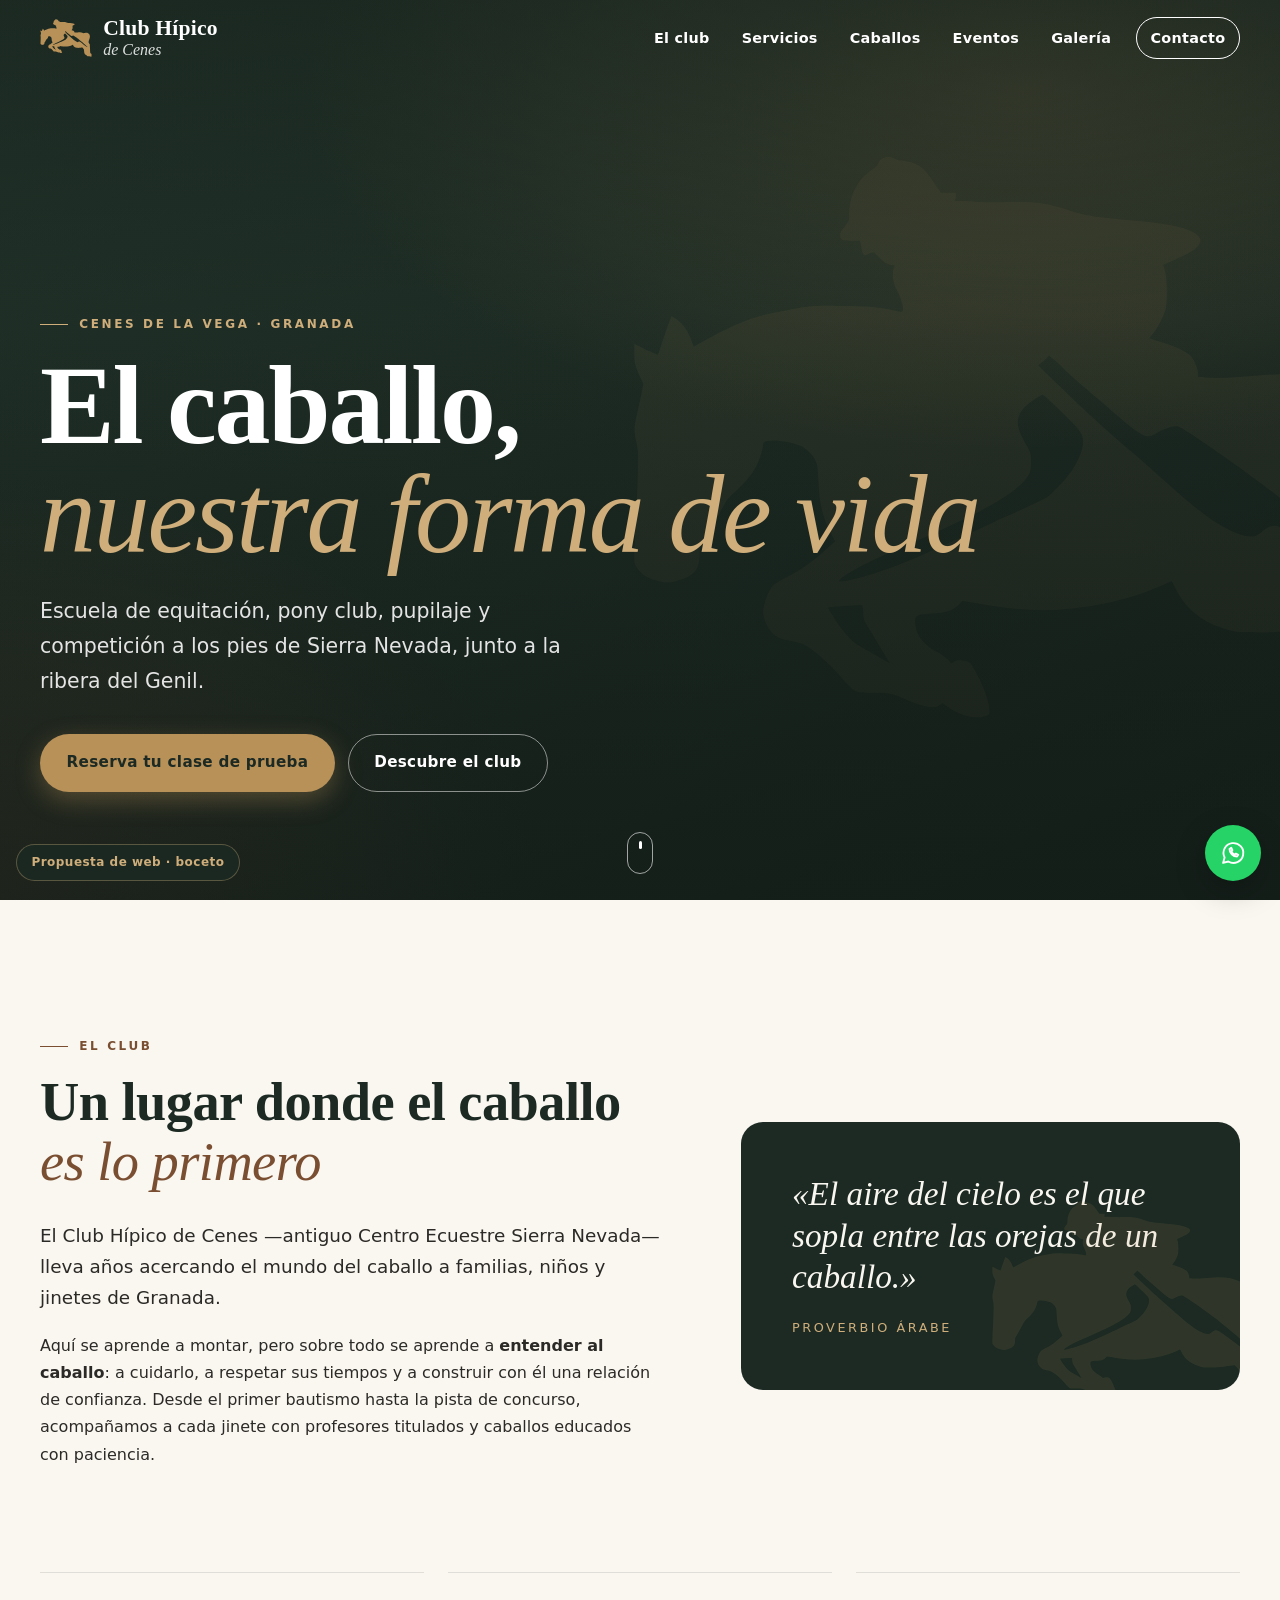
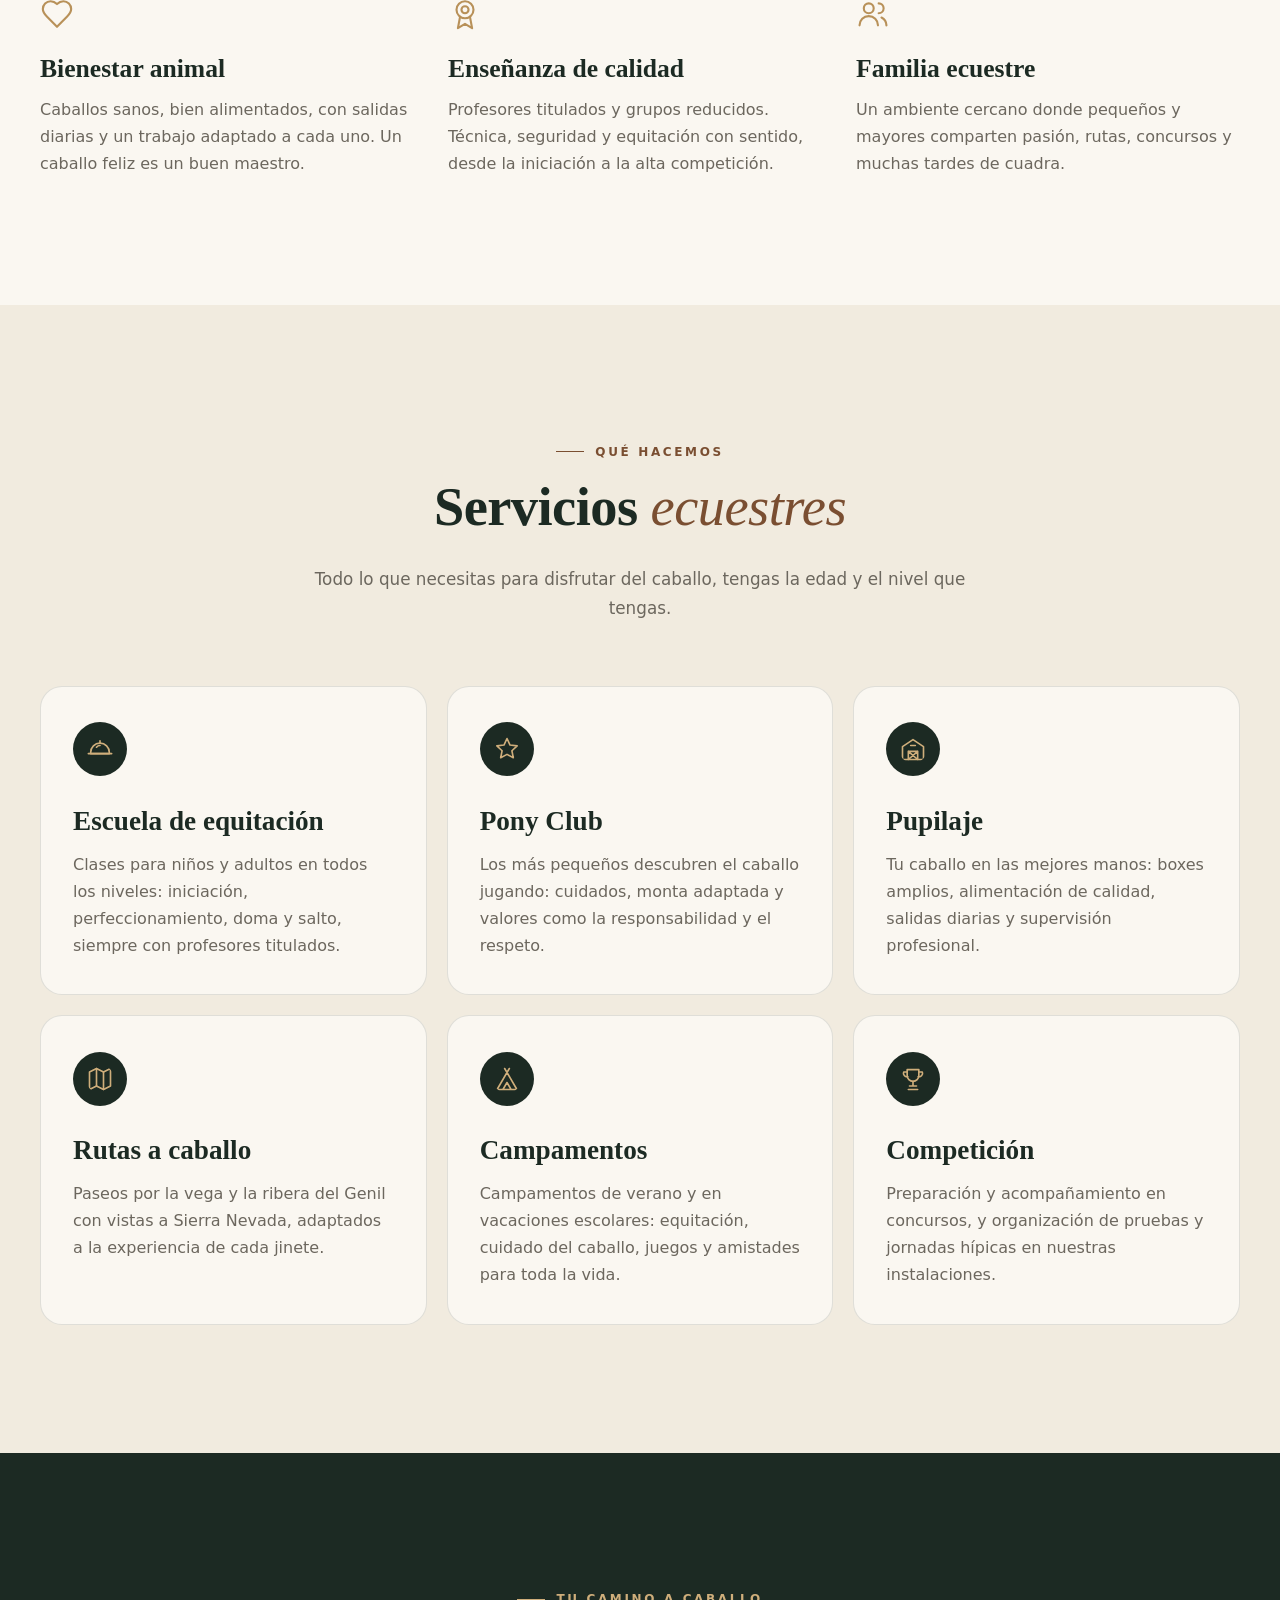
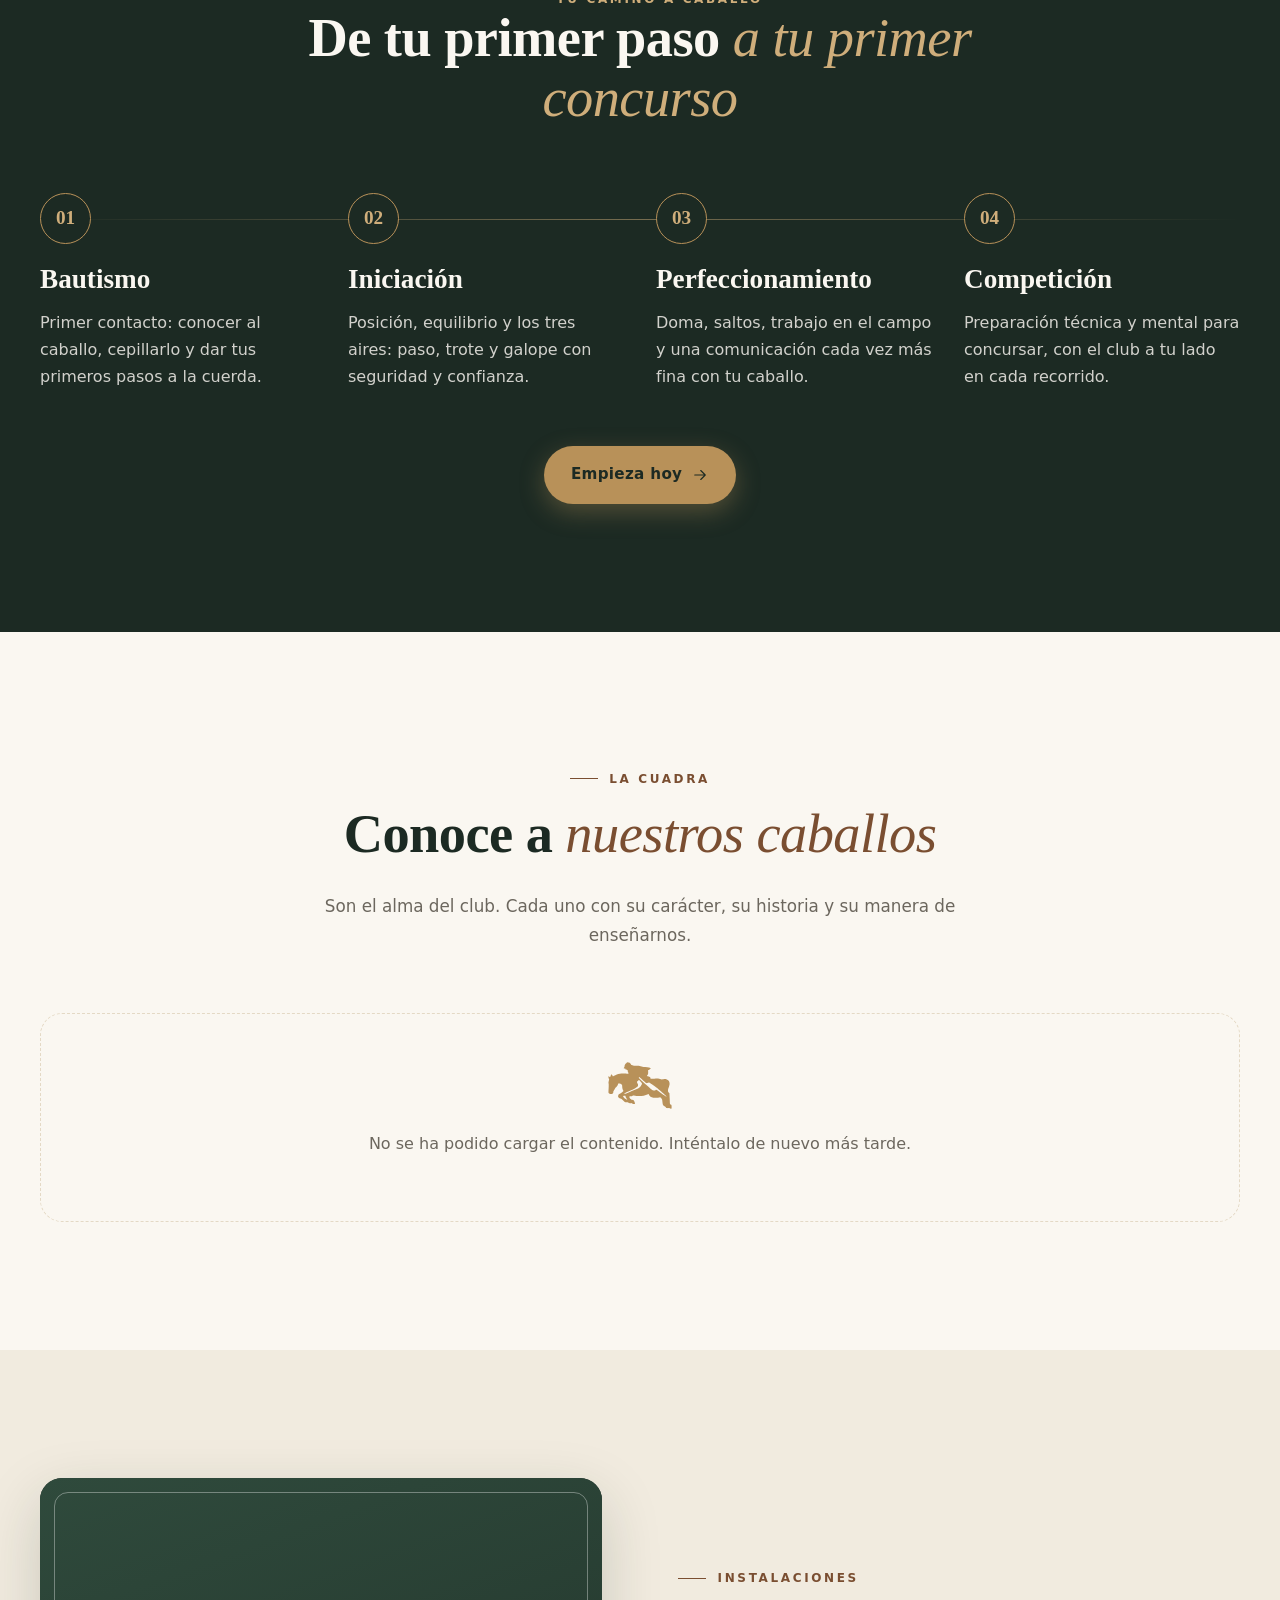
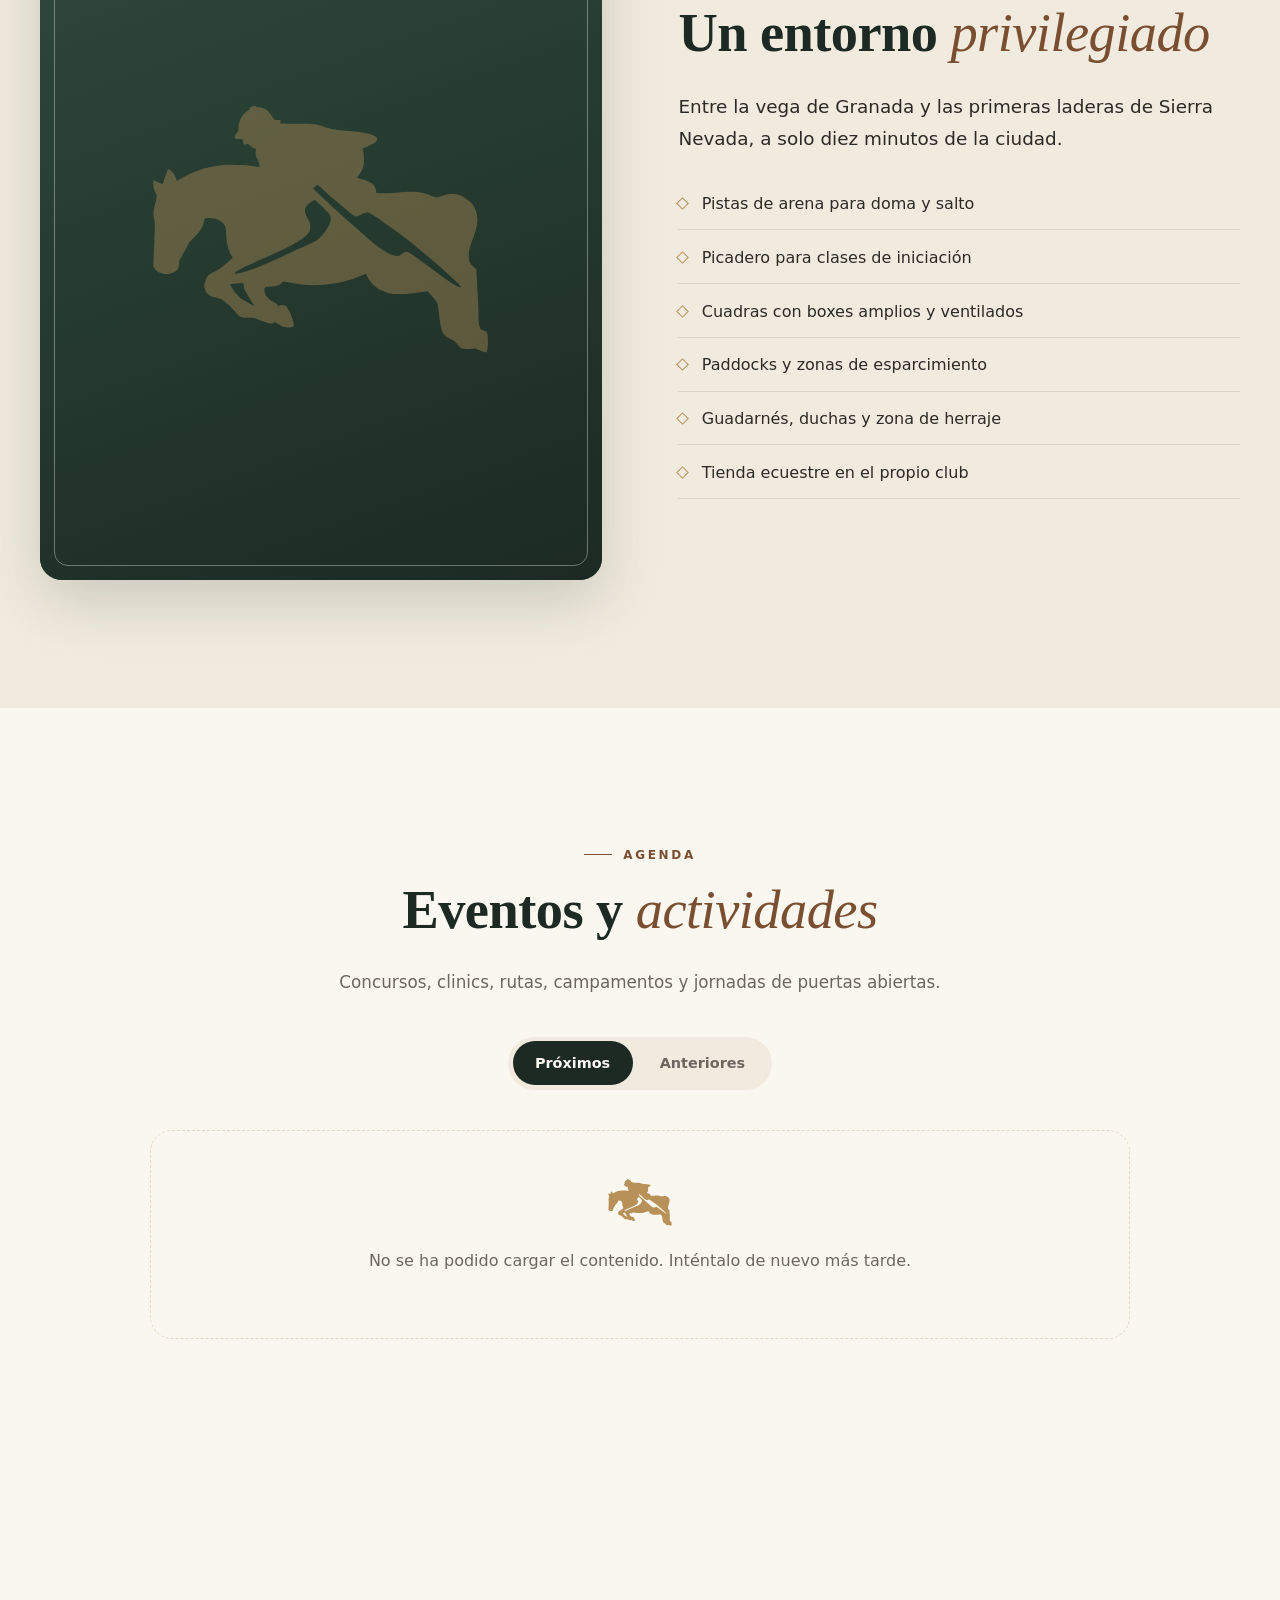
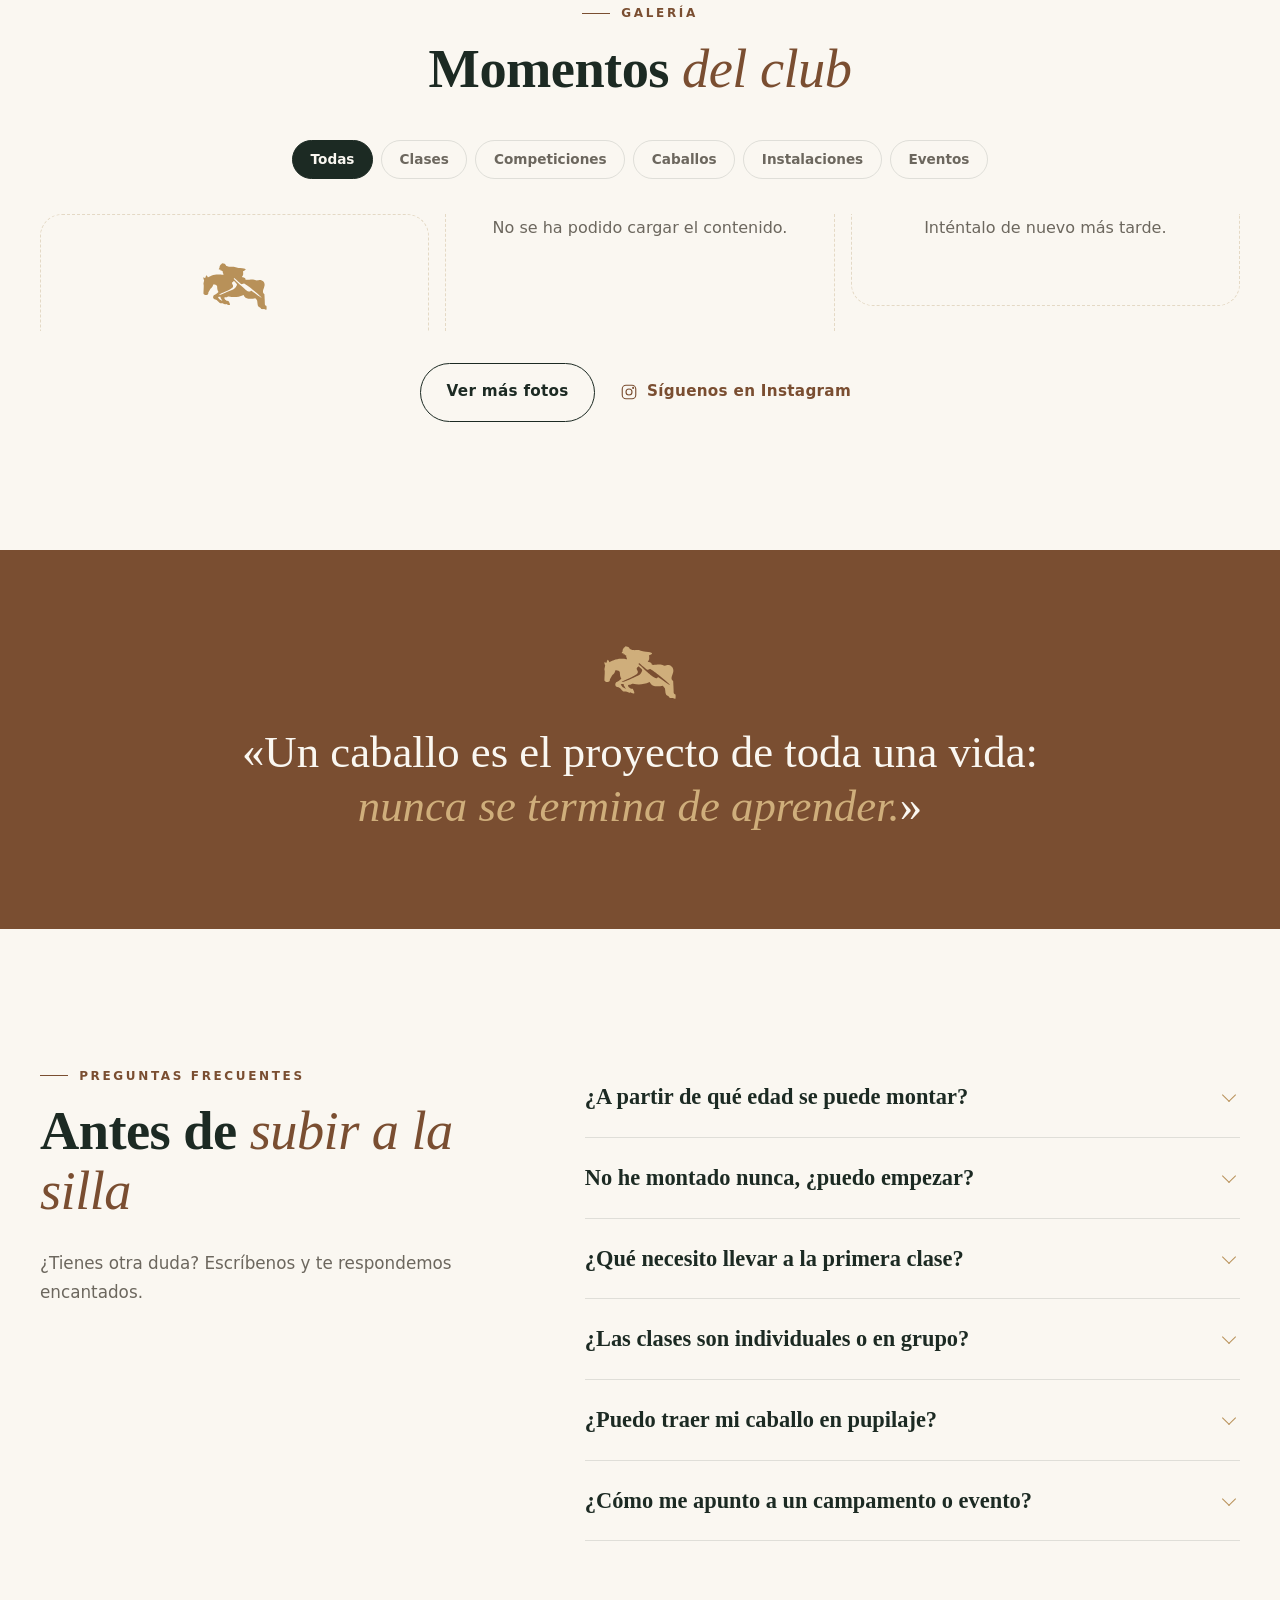
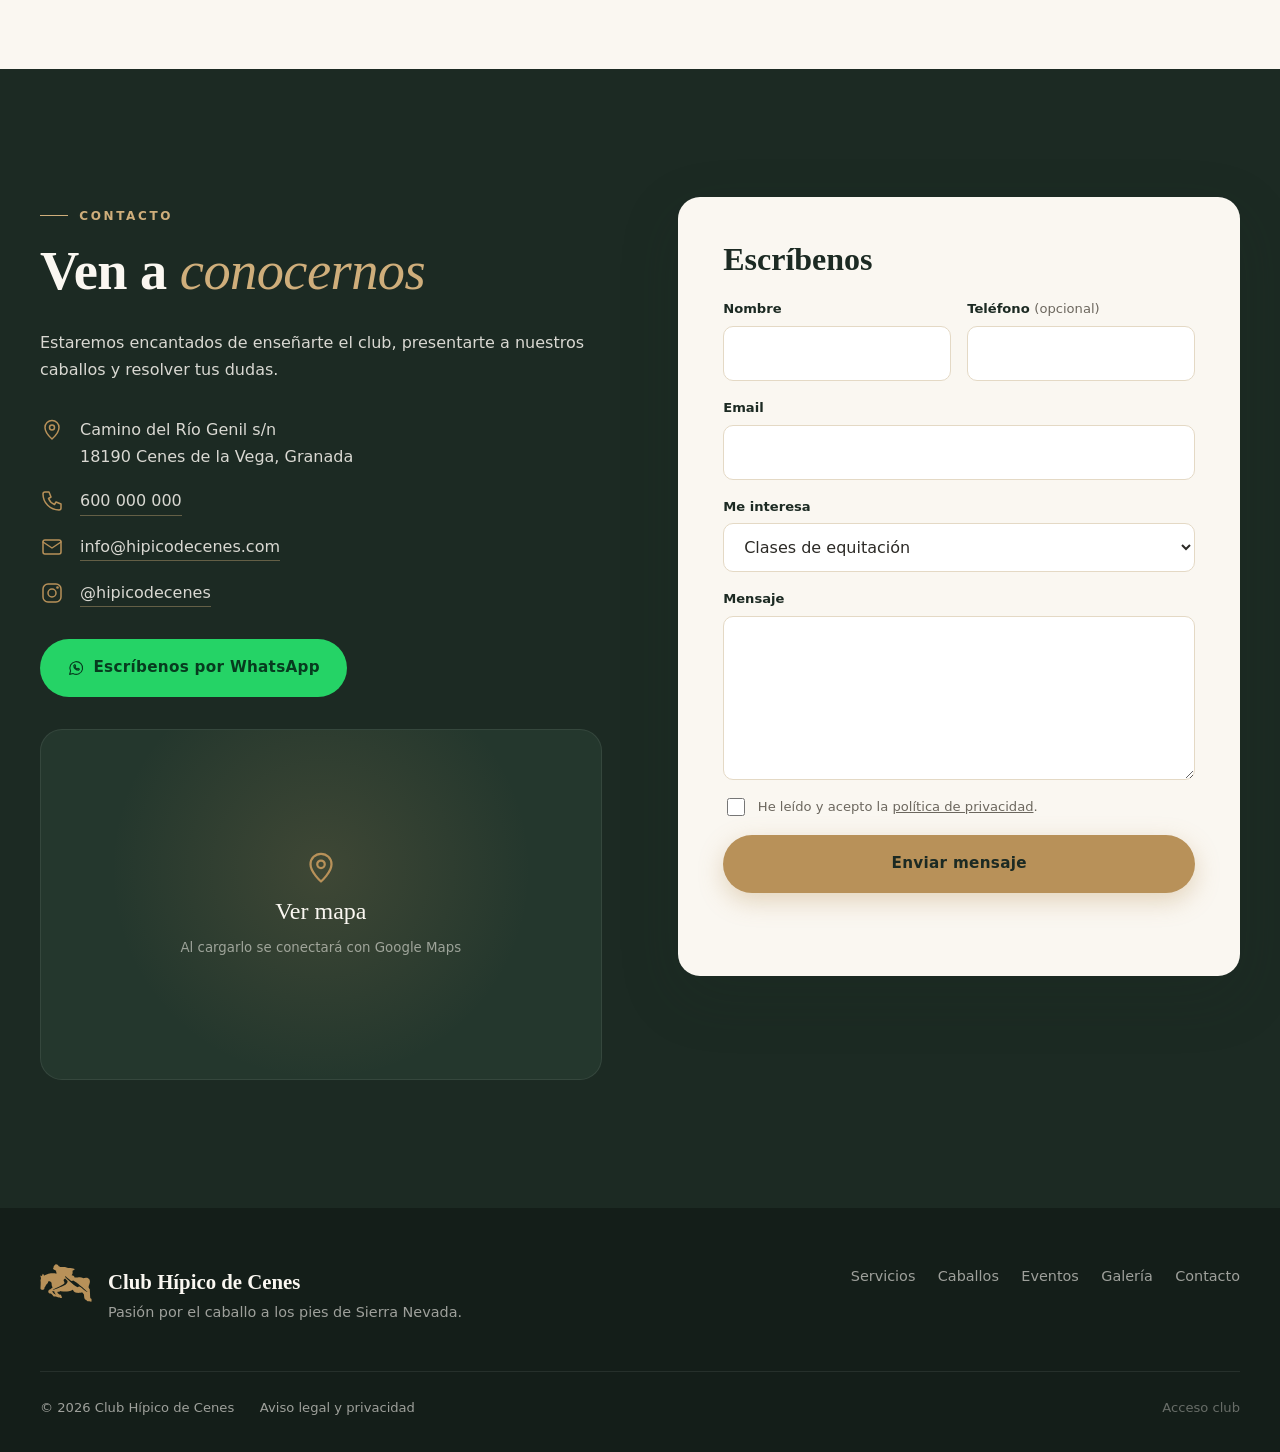
<file: public/index.html>
<!doctype html>
<html lang="es">
<head>
  <meta charset="utf-8">
  <meta name="viewport" content="width=device-width, initial-scale=1">
  <meta http-equiv="Content-Security-Policy" content="default-src 'self'; script-src 'self'; style-src 'self' 'unsafe-inline' https://fonts.googleapis.com; font-src https://fonts.gstatic.com; img-src 'self' data: blob: https://*.supabase.co; connect-src 'self' https://*.supabase.co; frame-src https://www.google.com; base-uri 'self'; form-action 'self'">
  <title>Club Hípico de Cenes · Escuela de equitación en Granada, a los pies de Sierra Nevada</title>
  <meta name="description" content="Club Hípico de Cenes de la Vega (Granada): escuela de equitación para niños y adultos, pony club, pupilaje, rutas a caballo junto al río Genil, campamentos de verano y competición.">
  <link rel="canonical" href="https://hipicodecenes.com/">
  <meta name="theme-color" content="#1c2a23">
  <!-- BOCETO: quitar esta línea cuando la web sea oficial -->
  <meta name="robots" content="noindex, nofollow">

  <meta property="og:type" content="website">
  <meta property="og:locale" content="es_ES">
  <meta property="og:site_name" content="Club Hípico de Cenes">
  <meta property="og:title" content="Club Hípico de Cenes · Pasión por el caballo en Granada">
  <meta property="og:description" content="Escuela de equitación, pony club, pupilaje, rutas y competición en Cenes de la Vega, a los pies de Sierra Nevada.">
  <meta property="og:url" content="https://hipicodecenes.com/">
  <meta property="og:image" content="https://hipicodecenes.com/assets/img/og.jpg">
  <meta name="twitter:card" content="summary_large_image">

  <link rel="icon" href="favicon.svg" type="image/svg+xml">
  <link rel="apple-touch-icon" href="assets/img/apple-touch-icon.png">
  <link rel="manifest" href="site.webmanifest">

  <link rel="preconnect" href="https://fonts.googleapis.com">
  <link rel="preconnect" href="https://fonts.gstatic.com" crossorigin>
  <link rel="stylesheet" href="https://fonts.googleapis.com/css2?family=Cormorant+Garamond:ital,wght@0,500;0,600;0,700;1,500&family=Manrope:wght@400;500;600;700&display=swap">
  <link rel="stylesheet" href="assets/css/styles.css">
  <script type="module" src="assets/js/main.js"></script>

  <script type="application/ld+json">
  {
    "@context": "https://schema.org",
    "@type": "SportsActivityLocation",
    "name": "Club Hípico de Cenes",
    "alternateName": "Centro Ecuestre Sierra Nevada",
    "description": "Escuela de equitación, pony club, pupilaje, rutas a caballo, campamentos y competición en Cenes de la Vega, Granada.",
    "url": "https://hipicodecenes.com/",
    "image": "https://hipicodecenes.com/assets/img/og.jpg",
    "telephone": "+34600000000",
    "email": "info@hipicodecenes.com",
    "address": {
      "@type": "PostalAddress",
      "streetAddress": "Camino del Río Genil s/n",
      "postalCode": "18190",
      "addressLocality": "Cenes de la Vega",
      "addressRegion": "Granada",
      "addressCountry": "ES"
    },
    "geo": { "@type": "GeoCoordinates", "latitude": 37.1597, "longitude": -3.5378 },
    "sameAs": ["https://www.instagram.com/hipicodecenes"],
    "sport": "Equitación"
  }
  </script>
</head>
<body>
  <!-- Iconos -->
  <svg width="0" height="0" style="position:absolute" aria-hidden="true">
    <defs>
      <symbol id="i-logo" viewBox="-4 138 1031 762"><path fill="currentColor" stroke="none" fill-rule="evenodd" d="M1002 892C994 889 987 886 986 885C984 885 983 885 981 885C980 886 972 886 964 886C950 886 948 886 943 884C939 882 937 880 932 874C924 864 921 861 908 855C889 845 884 838 880 819C878 810 874 779 872 760C872 754 870 748 869 746C867 742 855 726 844 715L839 710L822 712C790 717 779 718 757 718C740 718 734 718 727 717C691 709 668 692 654 663C652 659 651 656 650 656C650 656 646 658 641 660C600 679 543 691 495 691C471 691 442 688 411 682L397 680L392 685C384 692 378 694 360 695C345 696 341 697 340 701C339 706 341 716 344 721C347 728 358 738 367 742C374 746 380 751 382 754C383 756 383 756 386 754C389 751 395 751 402 753C407 754 408 756 418 775C427 794 432 813 429 817C425 821 414 822 403 819C396 818 388 814 379 808C373 803 373 803 371 805C364 811 354 809 333 801C310 791 313 792 290 791C271 791 270 790 266 788C263 786 258 781 252 774C236 755 215 737 204 732C201 731 194 729 188 728C176 726 169 722 164 715C160 710 156 700 156 694C156 684 163 665 169 660C172 659 178 654 185 651C206 640 215 633 235 615L243 608L238 598C228 579 224 563 223 536C222 522 222 515 220 512C218 505 210 497 203 493C186 485 156 483 156 490C156 494 152 508 149 514C144 525 134 537 124 546C114 555 114 554 104 572C100 580 92 593 88 601L79 616L79 624C79 642 72 650 53 655C44 658 36 658 27 655C15 652 8 647 3 639C0 635 0 634 0 626C0 621 1 608 1 596C2 583 3 557 4 537C5 501 5 500 3 490C-1 472 -1 472 7 437L11 417L7 409C1 395 0 392 0 380C0 374 0 369 0 369C1 369 7 372 14 376C22 379 28 382 28 382C29 382 31 375 34 366C37 358 40 348 42 343L45 335L51 339C60 345 66 355 70 367L72 372L83 366C124 343 148 334 185 328C210 323 220 322 250 323C279 323 292 324 313 328C318 329 323 330 323 330C327 330 325 319 319 306C314 297 314 295 313 288C313 284 313 279 314 277L315 274L309 273C304 271 302 270 296 264C293 261 290 258 289 258C289 258 286 259 283 260C279 262 279 262 277 260C276 259 275 254 274 248L273 244L264 244C259 244 255 243 252 243C250 241 249 241 249 238C249 234 250 232 256 225C260 220 260 220 260 212C260 195 266 179 277 167C281 163 286 159 289 157C292 155 294 153 295 151C297 143 308 140 316 145C318 146 321 147 322 147C327 147 337 149 342 152C349 155 356 163 364 176L371 186L380 186L389 186L389 189C389 191 389 193 388 194C387 196 387 196 393 196C396 196 405 196 413 197C423 197 437 198 455 197C489 197 497 198 522 206C546 214 554 215 596 219C647 223 674 229 682 238C686 242 686 245 683 249C679 255 670 260 645 271L640 273L642 280C645 290 645 317 643 327C640 336 633 351 627 357L623 362L626 363C628 364 635 366 642 368C657 373 667 378 672 382C677 387 681 396 682 403L682 409L688 409C700 411 717 410 743 408C797 403 820 405 852 418L866 423L881 419C901 412 904 412 918 412C928 413 930 413 938 416C948 421 960 428 968 435C985 449 994 474 991 500C989 516 985 531 972 565C967 580 965 590 965 603C966 618 969 624 980 635L989 644L989 659C990 667 991 683 991 696C993 725 995 762 995 782C995 803 996 814 1000 821C1002 826 1003 827 1008 829C1017 832 1017 832 1020 836C1023 840 1024 847 1024 866C1024 882 1021 897 1019 897C1018 897 1011 895 1002 892ZM308 753C304 746 282 710 279 705C277 700 277 698 277 692L276 685L270 685C264 685 235 687 234 688C234 688 238 694 242 701C251 715 263 729 272 734C277 737 308 755 309 755C309 755 309 754 308 753ZM940 694C929 679 827 590 771 547C735 519 667 472 659 469C654 467 643 470 628 479C618 484 611 479 562 436C551 427 534 412 524 403C515 394 506 386 504 385L502 383L496 389C492 392 489 395 489 395C489 395 502 408 518 423C547 451 564 467 606 503C619 514 634 528 640 533C660 551 667 557 678 566C713 594 742 607 754 600C756 599 759 597 761 595C768 589 776 587 782 591C789 594 817 614 867 652C898 675 913 685 925 692C931 695 941 699 942 698C942 698 941 696 940 694ZM264 654C278 651 302 643 320 636C336 630 352 623 400 601C410 596 429 588 440 582C470 569 495 557 500 554C505 550 519 536 525 528C536 514 543 498 543 488C543 478 541 475 523 457C514 448 504 439 500 435L494 430L484 436C469 446 464 454 464 465C465 472 466 476 476 494C480 502 480 503 480 511C480 518 480 520 478 526C467 547 424 572 324 615C289 630 275 637 262 645C254 649 248 654 248 656C248 657 256 656 264 654Z"/></symbol>
      <symbol id="i-helmet" viewBox="0 0 24 24"><path d="M4 15a8 8 0 0 1 16 0v1H4z"/><path d="M2 16h20M12 7v-2M9 10.5c.8-1 1.8-1.5 3-1.5"/></symbol>
      <symbol id="i-star" viewBox="0 0 24 24"><path d="M12 3l2.6 5.6 6.1.7-4.5 4.2 1.2 6L12 16.6 6.6 19.5l1.2-6L3.3 9.3l6.1-.7z"/></symbol>
      <symbol id="i-barn" viewBox="0 0 24 24"><path d="M3 21V10l9-6 9 6v11z"/><path d="M8 21v-7h8v7M8 14l8 7M16 14l-8 7M10 9h4"/></symbol>
      <symbol id="i-map" viewBox="0 0 24 24"><path d="M3 6l6-3 6 3 6-3v15l-6 3-6-3-6 3z"/><path d="M9 3v15M15 6v15"/></symbol>
      <symbol id="i-tent" viewBox="0 0 24 24"><path d="M3.5 21 14 3M20.5 21 10 3M15.5 21 12 15l-3.5 6M2 21h20"/></symbol>
      <symbol id="i-trophy" viewBox="0 0 24 24"><path d="M7 4h10v5a5 5 0 0 1-10 0z"/><path d="M7 6H4a3 3 0 0 0 3.5 4M17 6h3a3 3 0 0 1-3.5 4M12 14v4M8 21h8M9 18h6"/></symbol>
      <symbol id="i-heart" viewBox="0 0 24 24"><path d="M19 14c1.5-1.5 3-3.2 3-5.5A5.5 5.5 0 0 0 16.5 3c-1.8 0-3 .5-4.5 2-1.5-1.5-2.7-2-4.5-2A5.5 5.5 0 0 0 2 8.5c0 2.3 1.5 4 3 5.5l7 7z"/></symbol>
      <symbol id="i-rosette" viewBox="0 0 24 24"><circle cx="12" cy="9" r="6"/><circle cx="12" cy="9" r="2.5"/><path d="M8.5 14 7 22l5-3 5 3-1.5-8"/></symbol>
      <symbol id="i-users" viewBox="0 0 24 24"><circle cx="9" cy="8" r="3.5"/><path d="M2.5 20a6.5 6.5 0 0 1 13 0M16 4.5a3.5 3.5 0 0 1 0 7M18 14.5a6.5 6.5 0 0 1 3.5 5.5"/></symbol>
      <symbol id="i-cal" viewBox="0 0 24 24"><rect x="3" y="5" width="18" height="16" rx="2"/><path d="M3 10h18M8 3v4M16 3v4"/></symbol>
      <symbol id="i-clock" viewBox="0 0 24 24"><circle cx="12" cy="12" r="9"/><path d="M12 7v5l3 2"/></symbol>
      <symbol id="i-pin" viewBox="0 0 24 24"><path d="M12 21s-7-6.2-7-11.5a7 7 0 0 1 14 0C19 14.8 12 21 12 21z"/><circle cx="12" cy="9.5" r="2.5"/></symbol>
      <symbol id="i-phone" viewBox="0 0 24 24"><path d="M5 3h4l2 5-2.5 1.5a11 11 0 0 0 6 6L16 13l5 2v4a2 2 0 0 1-2 2A16 16 0 0 1 3 5a2 2 0 0 1 2-2z"/></symbol>
      <symbol id="i-mail" viewBox="0 0 24 24"><rect x="3" y="5" width="18" height="14" rx="2"/><path d="m3 7 9 6 9-6"/></symbol>
      <symbol id="i-insta" viewBox="0 0 24 24"><rect x="3" y="3" width="18" height="18" rx="5"/><circle cx="12" cy="12" r="4"/><circle cx="17.5" cy="6.5" r=".6" fill="currentColor"/></symbol>
      <symbol id="i-whatsapp" viewBox="0 0 24 24"><path d="M3.5 20.5l1.3-4.6A8.5 8.5 0 1 1 8 19.3z"/><path d="M9 8.5c0 3.5 3 6.5 6.5 6.5l1-1.5-2-1-1 .8a5 5 0 0 1-2.8-2.8l.8-1-1-2z"/></symbol>
      <symbol id="i-euro" viewBox="0 0 24 24"><path d="M18 6.5A7 7 0 1 0 18 17.5M4 10h9M4 14h9"/></symbol>
      <symbol id="i-arrow" viewBox="0 0 24 24"><path d="M5 12h14M13 6l6 6-6 6"/></symbol>
      <symbol id="i-left" viewBox="0 0 24 24"><path d="M15 5l-7 7 7 7"/></symbol>
      <symbol id="i-right" viewBox="0 0 24 24"><path d="M9 5l7 7-7 7"/></symbol>
      <symbol id="i-close" viewBox="0 0 24 24"><path d="M6 6l12 12M18 6 6 18"/></symbol>
    </defs>
  </svg>

  <a class="skip" href="#main">Saltar al contenido</a>

  <header class="nav" id="nav">
    <div class="nav__inner container">
      <a class="brand" href="#inicio" aria-label="Club Hípico de Cenes, inicio">
        <svg class="brand__mark"><use href="#i-logo"/></svg>
        <span class="brand__text"><strong>Club Hípico</strong><em>de Cenes</em></span>
      </a>
      <nav class="nav__links" id="nav-links" aria-label="Principal">
        <a href="#club">El club</a>
        <a href="#servicios">Servicios</a>
        <a href="#caballos">Caballos</a>
        <a href="#eventos">Eventos</a>
        <a href="#galeria">Galería</a>
        <a href="#contacto" class="nav__cta">Contacto</a>
      </nav>
      <button class="nav__toggle" id="nav-toggle" aria-label="Abrir menú" aria-expanded="false" aria-controls="nav-links"><span></span><span></span></button>
    </div>
  </header>

  <main id="main">
    <!-- ============ HERO ============ -->
    <section class="hero" id="inicio">
      <div class="hero__media" id="hero-media" aria-hidden="true"></div>
      <div class="hero__veil" aria-hidden="true"></div>
      <div class="hero__content container">
        <p class="eyebrow eyebrow--light">Cenes de la Vega · Granada</p>
        <h1 class="hero__title">El caballo,<br><em>nuestra forma de vida</em></h1>
        <p class="hero__lead">Escuela de equitación, pony club, pupilaje y competición a los pies de Sierra Nevada, junto a la ribera del Genil.</p>
        <div class="hero__actions">
          <a class="btn btn--gold" href="#contacto">Reserva tu clase de prueba</a>
          <a class="btn btn--ghost" href="#club">Descubre el club</a>
        </div>
      </div>
      <a class="hero__scroll" href="#club" aria-label="Bajar"><span></span></a>
    </section>

    <!-- ============ EL CLUB ============ -->
    <section class="section club" id="club">
      <div class="container club__grid">
        <div class="club__text reveal">
          <p class="eyebrow">El club</p>
          <h2 class="title">Un lugar donde el caballo <em>es lo primero</em></h2>
          <p class="lead">El Club Hípico de Cenes —antiguo Centro Ecuestre Sierra Nevada— lleva años acercando el mundo del caballo a familias, niños y jinetes de Granada.</p>
          <p>Aquí se aprende a montar, pero sobre todo se aprende a <strong>entender al caballo</strong>: a cuidarlo, a respetar sus tiempos y a construir con él una relación de confianza. Desde el primer bautismo hasta la pista de concurso, acompañamos a cada jinete con profesores titulados y caballos educados con paciencia.</p>
        </div>
        <figure class="club__quote reveal">
          <svg class="club__mark" aria-hidden="true"><use href="#i-logo"/></svg>
          <blockquote>«El aire del cielo es el que sopla entre las orejas de un caballo.»</blockquote>
          <figcaption>Proverbio árabe</figcaption>
        </figure>
      </div>
      <div class="container pillars">
        <article class="pillar reveal">
          <svg class="icon"><use href="#i-heart"/></svg>
          <h3>Bienestar animal</h3>
          <p>Caballos sanos, bien alimentados, con salidas diarias y un trabajo adaptado a cada uno. Un caballo feliz es un buen maestro.</p>
        </article>
        <article class="pillar reveal">
          <svg class="icon"><use href="#i-rosette"/></svg>
          <h3>Enseñanza de calidad</h3>
          <p>Profesores titulados y grupos reducidos. Técnica, seguridad y equitación con sentido, desde la iniciación a la alta competición.</p>
        </article>
        <article class="pillar reveal">
          <svg class="icon"><use href="#i-users"/></svg>
          <h3>Familia ecuestre</h3>
          <p>Un ambiente cercano donde pequeños y mayores comparten pasión, rutas, concursos y muchas tardes de cuadra.</p>
        </article>
      </div>
    </section>

    <!-- ============ SERVICIOS ============ -->
    <section class="section services" id="servicios">
      <div class="container">
        <header class="section__head reveal">
          <p class="eyebrow">Qué hacemos</p>
          <h2 class="title">Servicios <em>ecuestres</em></h2>
          <p class="section__sub">Todo lo que necesitas para disfrutar del caballo, tengas la edad y el nivel que tengas.</p>
        </header>
        <div class="services__grid">
          <article class="service reveal">
            <svg class="icon"><use href="#i-helmet"/></svg>
            <h3>Escuela de equitación</h3>
            <p>Clases para niños y adultos en todos los niveles: iniciación, perfeccionamiento, doma y salto, siempre con profesores titulados.</p>
          </article>
          <article class="service reveal">
            <svg class="icon"><use href="#i-star"/></svg>
            <h3>Pony Club</h3>
            <p>Los más pequeños descubren el caballo jugando: cuidados, monta adaptada y valores como la responsabilidad y el respeto.</p>
          </article>
          <article class="service reveal">
            <svg class="icon"><use href="#i-barn"/></svg>
            <h3>Pupilaje</h3>
            <p>Tu caballo en las mejores manos: boxes amplios, alimentación de calidad, salidas diarias y supervisión profesional.</p>
          </article>
          <article class="service reveal">
            <svg class="icon"><use href="#i-map"/></svg>
            <h3>Rutas a caballo</h3>
            <p>Paseos por la vega y la ribera del Genil con vistas a Sierra Nevada, adaptados a la experiencia de cada jinete.</p>
          </article>
          <article class="service reveal">
            <svg class="icon"><use href="#i-tent"/></svg>
            <h3>Campamentos</h3>
            <p>Campamentos de verano y en vacaciones escolares: equitación, cuidado del caballo, juegos y amistades para toda la vida.</p>
          </article>
          <article class="service reveal">
            <svg class="icon"><use href="#i-trophy"/></svg>
            <h3>Competición</h3>
            <p>Preparación y acompañamiento en concursos, y organización de pruebas y jornadas hípicas en nuestras instalaciones.</p>
          </article>
        </div>
      </div>
    </section>

    <!-- ============ CAMINO ============ -->
    <section class="section path">
      <div class="container">
        <header class="section__head reveal">
          <p class="eyebrow eyebrow--light">Tu camino a caballo</p>
          <h2 class="title title--light">De tu primer paso <em>a tu primer concurso</em></h2>
        </header>
        <ol class="path__steps">
          <li class="reveal"><span class="path__num">01</span><h3>Bautismo</h3><p>Primer contacto: conocer al caballo, cepillarlo y dar tus primeros pasos a la cuerda.</p></li>
          <li class="reveal"><span class="path__num">02</span><h3>Iniciación</h3><p>Posición, equilibrio y los tres aires: paso, trote y galope con seguridad y confianza.</p></li>
          <li class="reveal"><span class="path__num">03</span><h3>Perfeccionamiento</h3><p>Doma, saltos, trabajo en el campo y una comunicación cada vez más fina con tu caballo.</p></li>
          <li class="reveal"><span class="path__num">04</span><h3>Competición</h3><p>Preparación técnica y mental para concursar, con el club a tu lado en cada recorrido.</p></li>
        </ol>
        <div class="path__cta reveal"><a class="btn btn--gold" href="#contacto">Empieza hoy <svg class="icon icon--sm"><use href="#i-arrow"/></svg></a></div>
      </div>
    </section>

    <!-- ============ CABALLOS ============ -->
    <section class="section horses" id="caballos">
      <div class="container">
        <header class="section__head reveal">
          <p class="eyebrow">La cuadra</p>
          <h2 class="title">Conoce a <em>nuestros caballos</em></h2>
          <p class="section__sub">Son el alma del club. Cada uno con su carácter, su historia y su manera de enseñarnos.</p>
        </header>
        <div class="horses__grid" id="horses-grid" aria-live="polite">
          <div class="skeleton skeleton--horse"></div><div class="skeleton skeleton--horse"></div><div class="skeleton skeleton--horse"></div>
        </div>
      </div>
    </section>

    <!-- ============ INSTALACIONES ============ -->
    <section class="section facilities" id="instalaciones">
      <div class="container facilities__grid">
        <div class="facilities__media reveal" id="facilities-media">
          <div class="facilities__placeholder"><svg><use href="#i-logo"/></svg></div>
        </div>
        <div class="facilities__text reveal">
          <p class="eyebrow">Instalaciones</p>
          <h2 class="title">Un entorno <em>privilegiado</em></h2>
          <p class="lead">Entre la vega de Granada y las primeras laderas de Sierra Nevada, a solo diez minutos de la ciudad.</p>
          <ul class="checklist">
            <li>Pistas de arena para doma y salto</li>
            <li>Picadero para clases de iniciación</li>
            <li>Cuadras con boxes amplios y ventilados</li>
            <li>Paddocks y zonas de esparcimiento</li>
            <li>Guadarnés, duchas y zona de herraje</li>
            <li>Tienda ecuestre en el propio club</li>
          </ul>
        </div>
      </div>
    </section>

    <!-- ============ EVENTOS ============ -->
    <section class="section events" id="eventos">
      <div class="container">
        <header class="section__head reveal">
          <p class="eyebrow">Agenda</p>
          <h2 class="title">Eventos y <em>actividades</em></h2>
          <p class="section__sub">Concursos, clinics, rutas, campamentos y jornadas de puertas abiertas.</p>
        </header>
        <div class="tabs" role="tablist" aria-label="Eventos">
          <button role="tab" class="tab is-active" aria-selected="true" data-when="proximos">Próximos</button>
          <button role="tab" class="tab" aria-selected="false" data-when="anteriores">Anteriores</button>
        </div>
        <div class="events__list" id="events-list" aria-live="polite">
          <div class="skeleton skeleton--event"></div><div class="skeleton skeleton--event"></div>
        </div>
      </div>
    </section>

    <!-- ============ GALERÍA ============ -->
    <section class="section gallery" id="galeria">
      <div class="container">
        <header class="section__head reveal">
          <p class="eyebrow">Galería</p>
          <h2 class="title">Momentos <em>del club</em></h2>
        </header>
        <div class="chips" id="gallery-filters" role="group" aria-label="Filtrar fotos">
          <button class="chip is-active" data-cat="">Todas</button>
          <button class="chip" data-cat="clases">Clases</button>
          <button class="chip" data-cat="competiciones">Competiciones</button>
          <button class="chip" data-cat="caballos">Caballos</button>
          <button class="chip" data-cat="instalaciones">Instalaciones</button>
          <button class="chip" data-cat="eventos">Eventos</button>
        </div>
        <div class="gallery__grid" id="gallery-grid" aria-live="polite"></div>
        <div class="gallery__more">
          <button class="btn btn--outline" id="gallery-more" hidden>Ver más fotos</button>
          <a class="btn btn--link" href="https://www.instagram.com/hipicodecenes" target="_blank" rel="noopener"><svg class="icon icon--sm"><use href="#i-insta"/></svg> Síguenos en Instagram</a>
        </div>
      </div>
    </section>

    <!-- ============ CITA ============ -->
    <section class="band">
      <div class="container band__inner reveal">
        <svg class="band__mark" aria-hidden="true"><use href="#i-logo"/></svg>
        <p>«Un caballo es el proyecto de toda una vida: <em>nunca se termina de aprender.</em>»</p>
      </div>
    </section>

    <!-- ============ FAQ ============ -->
    <section class="section faq" id="faq">
      <div class="container faq__grid">
        <header class="section__head section__head--left reveal">
          <p class="eyebrow">Preguntas frecuentes</p>
          <h2 class="title">Antes de <em>subir a la silla</em></h2>
          <p class="section__sub">¿Tienes otra duda? Escríbenos y te respondemos encantados.</p>
        </header>
        <div class="faq__list reveal">
          <details>
            <summary>¿A partir de qué edad se puede montar?</summary>
            <p>En nuestro Pony Club los niños empiezan a tener contacto con los ponis desde pequeños, siempre con actividades adaptadas a su edad. Para adultos no hay edad límite: nunca es tarde para empezar.</p>
          </details>
          <details>
            <summary>No he montado nunca, ¿puedo empezar?</summary>
            <p>Por supuesto. Te recomendamos una clase de prueba: conocerás al caballo, el material y la dinámica de las clases con total seguridad.</p>
          </details>
          <details>
            <summary>¿Qué necesito llevar a la primera clase?</summary>
            <p>Pantalón largo cómodo y calzado cerrado con algo de tacón. El casco te lo prestamos en el club. Con el tiempo podrás hacerte con tu propio equipo en nuestra tienda.</p>
          </details>
          <details>
            <summary>¿Las clases son individuales o en grupo?</summary>
            <p>Trabajamos en grupos reducidos por nivel y también ofrecemos clases particulares. Pregúntanos por horarios y disponibilidad.</p>
          </details>
          <details>
            <summary>¿Puedo traer mi caballo en pupilaje?</summary>
            <p>Sí. Contacta con nosotros para conocer la disponibilidad de boxes, las condiciones del pupilaje y los servicios de entrenamiento.</p>
          </details>
          <details>
            <summary>¿Cómo me apunto a un campamento o evento?</summary>
            <p>Consulta la agenda de esta web y escríbenos por WhatsApp, teléfono o el formulario de contacto para reservar tu plaza.</p>
          </details>
        </div>
      </div>
    </section>

    <!-- ============ CONTACTO ============ -->
    <section class="section contact" id="contacto">
      <div class="container contact__grid">
        <div class="contact__info reveal">
          <p class="eyebrow eyebrow--light">Contacto</p>
          <h2 class="title title--light">Ven a <em>conocernos</em></h2>
          <p>Estaremos encantados de enseñarte el club, presentarte a nuestros caballos y resolver tus dudas.</p>
          <ul class="contact__items">
            <li><svg class="icon"><use href="#i-pin"/></svg><span>Camino del Río Genil s/n<br>18190 Cenes de la Vega, Granada</span></li>
            <!-- TODO: sustituir por el teléfono real -->
            <li><svg class="icon"><use href="#i-phone"/></svg><a href="tel:+34600000000">600 000 000</a></li>
            <li><svg class="icon"><use href="#i-mail"/></svg><a href="mailto:info@hipicodecenes.com">info@hipicodecenes.com</a></li>
            <li><svg class="icon"><use href="#i-insta"/></svg><a href="https://www.instagram.com/hipicodecenes" target="_blank" rel="noopener">@hipicodecenes</a></li>
          </ul>
          <a class="btn btn--whatsapp" href="https://wa.me/34600000000?text=Hola%2C%20quer%C3%ADa%20informaci%C3%B3n%20sobre%20el%20club" target="_blank" rel="noopener"><svg class="icon icon--sm"><use href="#i-whatsapp"/></svg> Escríbenos por WhatsApp</a>
          <div class="map" id="map">
            <button class="map__facade" id="map-load" type="button">
              <svg class="icon"><use href="#i-pin"/></svg>
              <span>Ver mapa</span>
              <small>Al cargarlo se conectará con Google Maps</small>
            </button>
          </div>
        </div>
        <form class="form reveal" id="contact-form" novalidate>
          <h3>Escríbenos</h3>
          <div class="form__row">
            <label>Nombre<input name="nombre" required minlength="2" maxlength="100" autocomplete="name"></label>
            <label><span>Teléfono <span class="opt">(opcional)</span></span><input name="telefono" type="tel" maxlength="30" autocomplete="tel"></label>
          </div>
          <label>Email<input name="email" type="email" required maxlength="160" autocomplete="email"></label>
          <label>Me interesa
            <select name="asunto">
              <option>Clases de equitación</option>
              <option>Pony Club</option>
              <option>Pupilaje</option>
              <option>Rutas a caballo</option>
              <option>Campamentos</option>
              <option>Competición</option>
              <option>Otro</option>
            </select>
          </label>
          <label>Mensaje<textarea name="mensaje" rows="5" required minlength="10" maxlength="3000"></textarea></label>
          <label class="hp" aria-hidden="true">Web<input name="web" tabindex="-1" autocomplete="off"></label>
          <label class="check"><input type="checkbox" name="privacidad" required> <span>He leído y acepto la <a href="aviso-legal.html#privacidad">política de privacidad</a>.</span></label>
          <button class="btn btn--gold btn--block" type="submit">Enviar mensaje</button>
          <p class="form__status" id="form-status" role="status"></p>
        </form>
      </div>
    </section>
  </main>

  <footer class="footer">
    <div class="container footer__inner">
      <div class="footer__brand">
        <svg class="brand__mark"><use href="#i-logo"/></svg>
        <p><strong>Club Hípico de Cenes</strong><br>Pasión por el caballo a los pies de Sierra Nevada.</p>
      </div>
      <nav class="footer__nav" aria-label="Pie de página">
        <a href="#servicios">Servicios</a>
        <a href="#caballos">Caballos</a>
        <a href="#eventos">Eventos</a>
        <a href="#galeria">Galería</a>
        <a href="#contacto">Contacto</a>
      </nav>
      <div class="footer__legal">
        <span>© <span id="year">2026</span> Club Hípico de Cenes</span>
        <a href="aviso-legal.html">Aviso legal y privacidad</a>
        <a href="admin/" rel="nofollow">Acceso club</a>
      </div>
    </div>
  </footer>

  <!-- BOCETO: quitar este aviso cuando la web sea oficial -->
  <p class="draft-badge">Propuesta de web · boceto</p>

  <a class="wa-float" href="https://wa.me/34600000000" target="_blank" rel="noopener" aria-label="WhatsApp"><svg><use href="#i-whatsapp"/></svg></a>

  <!-- Diálogos -->
  <dialog class="modal" id="modal">
    <button class="modal__close" data-close aria-label="Cerrar"><svg class="icon"><use href="#i-close"/></svg></button>
    <div class="modal__body" id="modal-body"></div>
  </dialog>

  <dialog class="lightbox" id="lightbox" aria-label="Galería de fotos">
    <button class="lightbox__close" data-close aria-label="Cerrar"><svg class="icon"><use href="#i-close"/></svg></button>
    <button class="lightbox__nav lightbox__nav--prev" id="lb-prev" aria-label="Anterior"><svg class="icon"><use href="#i-left"/></svg></button>
    <figure><img id="lb-img" alt=""><figcaption id="lb-cap"></figcaption></figure>
    <button class="lightbox__nav lightbox__nav--next" id="lb-next" aria-label="Siguiente"><svg class="icon"><use href="#i-right"/></svg></button>
  </dialog>
</body>
</html>
</file>
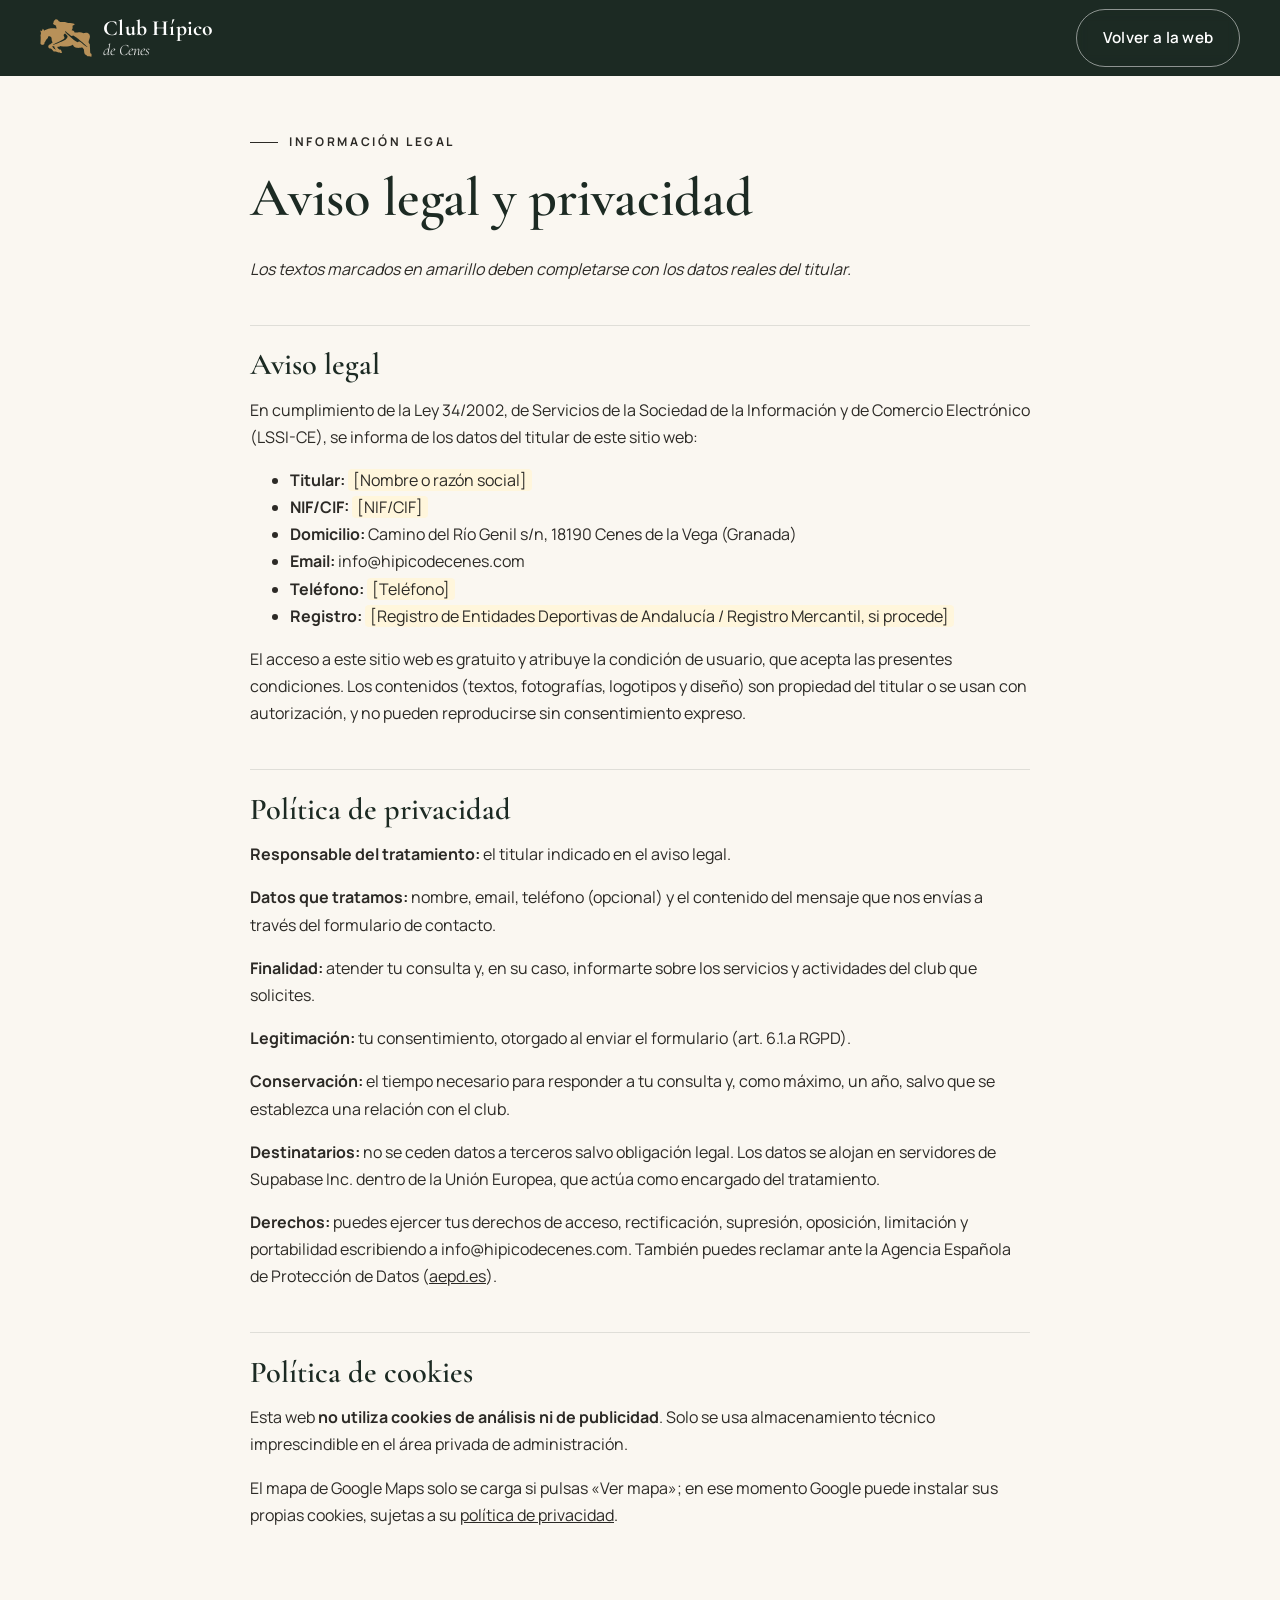
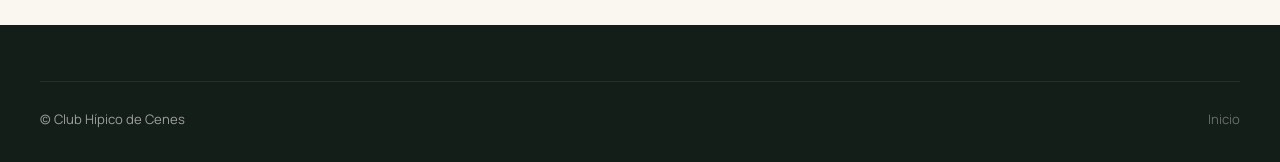
<file: public/aviso-legal.html>
<!doctype html>
<html lang="es">
<head>
  <meta charset="utf-8">
  <meta name="viewport" content="width=device-width, initial-scale=1">
  <title>Aviso legal y privacidad · Club Hípico de Cenes</title>
  <meta name="description" content="Aviso legal, política de privacidad y política de cookies del Club Hípico de Cenes.">
  <meta name="robots" content="noindex, nofollow">
  <link rel="canonical" href="https://hipicodecenes.com/aviso-legal">
  <link rel="icon" href="favicon.svg" type="image/svg+xml">
  <link rel="preconnect" href="https://fonts.googleapis.com">
  <link rel="preconnect" href="https://fonts.gstatic.com" crossorigin>
  <link rel="stylesheet" href="https://fonts.googleapis.com/css2?family=Cormorant+Garamond:ital,wght@0,600;1,500&family=Manrope:wght@400;600;700&display=swap">
  <link rel="stylesheet" href="assets/css/styles.css">
  <style>
    .legal { padding: calc(var(--nav-h) + 3rem) 0 5rem; }
    .legal .container { max-width: 780px; }
    .legal h1 { font-size: clamp(2.4rem, 5vw, 3.4rem); }
    .legal h2 { font-size: 1.9rem; margin-top: 2.6rem; padding-top: 1.4rem; border-top: 1px solid var(--line); }
    .legal p, .legal li { color: var(--text); }
    .legal .todo { background: #fff6dc; padding: 0 .3em; border-radius: 4px; }
    .nav { background: var(--ink); }
  </style>
</head>
<body>
  <svg width="0" height="0" style="position:absolute" aria-hidden="true"><symbol id="i-logo" viewBox="-4 138 1031 762"><path fill="currentColor" stroke="none" fill-rule="evenodd" d="M1002 892C994 889 987 886 986 885C984 885 983 885 981 885C980 886 972 886 964 886C950 886 948 886 943 884C939 882 937 880 932 874C924 864 921 861 908 855C889 845 884 838 880 819C878 810 874 779 872 760C872 754 870 748 869 746C867 742 855 726 844 715L839 710L822 712C790 717 779 718 757 718C740 718 734 718 727 717C691 709 668 692 654 663C652 659 651 656 650 656C650 656 646 658 641 660C600 679 543 691 495 691C471 691 442 688 411 682L397 680L392 685C384 692 378 694 360 695C345 696 341 697 340 701C339 706 341 716 344 721C347 728 358 738 367 742C374 746 380 751 382 754C383 756 383 756 386 754C389 751 395 751 402 753C407 754 408 756 418 775C427 794 432 813 429 817C425 821 414 822 403 819C396 818 388 814 379 808C373 803 373 803 371 805C364 811 354 809 333 801C310 791 313 792 290 791C271 791 270 790 266 788C263 786 258 781 252 774C236 755 215 737 204 732C201 731 194 729 188 728C176 726 169 722 164 715C160 710 156 700 156 694C156 684 163 665 169 660C172 659 178 654 185 651C206 640 215 633 235 615L243 608L238 598C228 579 224 563 223 536C222 522 222 515 220 512C218 505 210 497 203 493C186 485 156 483 156 490C156 494 152 508 149 514C144 525 134 537 124 546C114 555 114 554 104 572C100 580 92 593 88 601L79 616L79 624C79 642 72 650 53 655C44 658 36 658 27 655C15 652 8 647 3 639C0 635 0 634 0 626C0 621 1 608 1 596C2 583 3 557 4 537C5 501 5 500 3 490C-1 472 -1 472 7 437L11 417L7 409C1 395 0 392 0 380C0 374 0 369 0 369C1 369 7 372 14 376C22 379 28 382 28 382C29 382 31 375 34 366C37 358 40 348 42 343L45 335L51 339C60 345 66 355 70 367L72 372L83 366C124 343 148 334 185 328C210 323 220 322 250 323C279 323 292 324 313 328C318 329 323 330 323 330C327 330 325 319 319 306C314 297 314 295 313 288C313 284 313 279 314 277L315 274L309 273C304 271 302 270 296 264C293 261 290 258 289 258C289 258 286 259 283 260C279 262 279 262 277 260C276 259 275 254 274 248L273 244L264 244C259 244 255 243 252 243C250 241 249 241 249 238C249 234 250 232 256 225C260 220 260 220 260 212C260 195 266 179 277 167C281 163 286 159 289 157C292 155 294 153 295 151C297 143 308 140 316 145C318 146 321 147 322 147C327 147 337 149 342 152C349 155 356 163 364 176L371 186L380 186L389 186L389 189C389 191 389 193 388 194C387 196 387 196 393 196C396 196 405 196 413 197C423 197 437 198 455 197C489 197 497 198 522 206C546 214 554 215 596 219C647 223 674 229 682 238C686 242 686 245 683 249C679 255 670 260 645 271L640 273L642 280C645 290 645 317 643 327C640 336 633 351 627 357L623 362L626 363C628 364 635 366 642 368C657 373 667 378 672 382C677 387 681 396 682 403L682 409L688 409C700 411 717 410 743 408C797 403 820 405 852 418L866 423L881 419C901 412 904 412 918 412C928 413 930 413 938 416C948 421 960 428 968 435C985 449 994 474 991 500C989 516 985 531 972 565C967 580 965 590 965 603C966 618 969 624 980 635L989 644L989 659C990 667 991 683 991 696C993 725 995 762 995 782C995 803 996 814 1000 821C1002 826 1003 827 1008 829C1017 832 1017 832 1020 836C1023 840 1024 847 1024 866C1024 882 1021 897 1019 897C1018 897 1011 895 1002 892ZM308 753C304 746 282 710 279 705C277 700 277 698 277 692L276 685L270 685C264 685 235 687 234 688C234 688 238 694 242 701C251 715 263 729 272 734C277 737 308 755 309 755C309 755 309 754 308 753ZM940 694C929 679 827 590 771 547C735 519 667 472 659 469C654 467 643 470 628 479C618 484 611 479 562 436C551 427 534 412 524 403C515 394 506 386 504 385L502 383L496 389C492 392 489 395 489 395C489 395 502 408 518 423C547 451 564 467 606 503C619 514 634 528 640 533C660 551 667 557 678 566C713 594 742 607 754 600C756 599 759 597 761 595C768 589 776 587 782 591C789 594 817 614 867 652C898 675 913 685 925 692C931 695 941 699 942 698C942 698 941 696 940 694ZM264 654C278 651 302 643 320 636C336 630 352 623 400 601C410 596 429 588 440 582C470 569 495 557 500 554C505 550 519 536 525 528C536 514 543 498 543 488C543 478 541 475 523 457C514 448 504 439 500 435L494 430L484 436C469 446 464 454 464 465C465 472 466 476 476 494C480 502 480 503 480 511C480 518 480 520 478 526C467 547 424 572 324 615C289 630 275 637 262 645C254 649 248 654 248 656C248 657 256 656 264 654Z"/></symbol></svg>
  <header class="nav">
    <div class="nav__inner container">
      <a class="brand" href="./"><svg class="brand__mark"><use href="#i-logo"/></svg><span class="brand__text"><strong>Club Hípico</strong><em>de Cenes</em></span></a>
      <a class="btn btn--ghost" href="./">Volver a la web</a>
    </div>
  </header>

  <main class="legal">
    <div class="container">
      <p class="eyebrow">Información legal</p>
      <h1>Aviso legal y privacidad</h1>
      <p><em>Los textos marcados en amarillo deben completarse con los datos reales del titular.</em></p>

      <h2 id="aviso-legal">Aviso legal</h2>
      <p>En cumplimiento de la Ley 34/2002, de Servicios de la Sociedad de la Información y de Comercio Electrónico (LSSI-CE), se informa de los datos del titular de este sitio web:</p>
      <ul>
        <li><strong>Titular:</strong> <span class="todo">[Nombre o razón social]</span></li>
        <li><strong>NIF/CIF:</strong> <span class="todo">[NIF/CIF]</span></li>
        <li><strong>Domicilio:</strong> Camino del Río Genil s/n, 18190 Cenes de la Vega (Granada)</li>
        <li><strong>Email:</strong> info@hipicodecenes.com</li>
        <li><strong>Teléfono:</strong> <span class="todo">[Teléfono]</span></li>
        <li><strong>Registro:</strong> <span class="todo">[Registro de Entidades Deportivas de Andalucía / Registro Mercantil, si procede]</span></li>
      </ul>
      <p>El acceso a este sitio web es gratuito y atribuye la condición de usuario, que acepta las presentes condiciones. Los contenidos (textos, fotografías, logotipos y diseño) son propiedad del titular o se usan con autorización, y no pueden reproducirse sin consentimiento expreso.</p>

      <h2 id="privacidad">Política de privacidad</h2>
      <p><strong>Responsable del tratamiento:</strong> el titular indicado en el aviso legal.</p>
      <p><strong>Datos que tratamos:</strong> nombre, email, teléfono (opcional) y el contenido del mensaje que nos envías a través del formulario de contacto.</p>
      <p><strong>Finalidad:</strong> atender tu consulta y, en su caso, informarte sobre los servicios y actividades del club que solicites.</p>
      <p><strong>Legitimación:</strong> tu consentimiento, otorgado al enviar el formulario (art. 6.1.a RGPD).</p>
      <p><strong>Conservación:</strong> el tiempo necesario para responder a tu consulta y, como máximo, un año, salvo que se establezca una relación con el club.</p>
      <p><strong>Destinatarios:</strong> no se ceden datos a terceros salvo obligación legal. Los datos se alojan en servidores de Supabase Inc. dentro de la Unión Europea, que actúa como encargado del tratamiento.</p>
      <p><strong>Derechos:</strong> puedes ejercer tus derechos de acceso, rectificación, supresión, oposición, limitación y portabilidad escribiendo a info@hipicodecenes.com. También puedes reclamar ante la Agencia Española de Protección de Datos (<a href="https://www.aepd.es" target="_blank" rel="noopener">aepd.es</a>).</p>

      <h2 id="cookies">Política de cookies</h2>
      <p>Esta web <strong>no utiliza cookies de análisis ni de publicidad</strong>. Solo se usa almacenamiento técnico imprescindible en el área privada de administración.</p>
      <p>El mapa de Google Maps solo se carga si pulsas «Ver mapa»; en ese momento Google puede instalar sus propias cookies, sujetas a su <a href="https://policies.google.com/privacy" target="_blank" rel="noopener">política de privacidad</a>.</p>
    </div>
  </main>

  <footer class="footer">
    <div class="container footer__inner">
      <div class="footer__legal"><span>© Club Hípico de Cenes</span><a href="./">Inicio</a></div>
    </div>
  </footer>
</body>
</html>
</file>
<file: public/assets/css/styles.css>
/* =====================================================================
   Club Hípico de Cenes · Estilos
   ===================================================================== */
:root {
  --ink: #1c2a23;          /* verde caza profundo */
  --ink-2: #24372d;
  --forest: #2f4a3c;
  --paper: #faf7f1;        /* marfil */
  --cream: #f1ebdf;
  --sand: #e4d9c5;
  --leather: #7a4e31;      /* cuero */
  --gold: #b89159;         /* latón */
  --gold-2: #cfae7b;
  --text: #2c2a26;
  --muted: #6c675e;
  --line: rgba(28, 42, 35, .12);
  --white: #fff;

  --serif: "Cormorant Garamond", Georgia, "Times New Roman", serif;
  --sans: "Manrope", system-ui, -apple-system, "Segoe UI", Roboto, sans-serif;

  --radius: 14px;
  --radius-lg: 22px;
  --shadow: 0 1px 2px rgba(28,42,35,.06), 0 8px 30px rgba(28,42,35,.08);
  --shadow-lg: 0 20px 60px rgba(28,42,35,.18);
  --ease: cubic-bezier(.2,.7,.2,1);
  --nav-h: 76px;
}

*, *::before, *::after { box-sizing: border-box; }
html { scroll-behavior: smooth; scroll-padding-top: var(--nav-h); -webkit-text-size-adjust: 100%; }
body {
  margin: 0;
  font: 400 1rem/1.7 var(--sans);
  color: var(--text);
  background: var(--paper);
  -webkit-font-smoothing: antialiased;
  text-rendering: optimizeLegibility;
}
img { max-width: 100%; display: block; }
a { color: inherit; }
button { font: inherit; color: inherit; cursor: pointer; }
h1, h2, h3 { font-family: var(--serif); font-weight: 600; line-height: 1.1; margin: 0 0 .5em; color: var(--ink); }
p { margin: 0 0 1em; }
:focus-visible { outline: 2px solid var(--gold); outline-offset: 3px; border-radius: 4px; }

.container { width: min(1200px, 100% - 2.5rem); margin-inline: auto; }
.icon { width: 24px; height: 24px; fill: none; stroke: currentColor; stroke-width: 1.5; stroke-linecap: round; stroke-linejoin: round; flex: none; }
.icon--sm { width: 18px; height: 18px; }

.skip { position: absolute; left: -999px; top: 0; z-index: 100; background: var(--ink); color: #fff; padding: .7rem 1rem; }
.skip:focus { left: 1rem; top: 1rem; }

/* ---------- tipografía de sección ---------- */
.eyebrow {
  display: inline-flex; align-items: center; gap: .7rem;
  font-size: .75rem; font-weight: 700; letter-spacing: .22em; text-transform: uppercase;
  color: var(--leather); margin-bottom: 1rem;
}
.eyebrow::before { content: ""; width: 28px; height: 1px; background: currentColor; }
.eyebrow--light { color: var(--gold-2); }
.title { font-size: clamp(2.1rem, 4.6vw, 3.4rem); letter-spacing: -.01em; }
.title em, .hero__title em { font-style: italic; font-weight: 500; color: var(--leather); }
.title--light { color: var(--paper); }
.title--light em { color: var(--gold-2); }
.lead { font-size: 1.15rem; color: var(--text); }
.section { padding: clamp(4.5rem, 10vw, 8rem) 0; }
.section__head { text-align: center; max-width: 680px; margin: 0 auto clamp(2.5rem, 5vw, 4rem); }
.section__head--left { text-align: left; margin-inline: 0; }
.section__sub { color: var(--muted); font-size: 1.05rem; }

/* ---------- botones ---------- */
.btn {
  display: inline-flex; align-items: center; justify-content: center; gap: .55rem;
  padding: .95rem 1.6rem; border-radius: 999px; border: 1px solid transparent;
  font-weight: 600; font-size: .95rem; letter-spacing: .02em; text-decoration: none;
  transition: transform .25s var(--ease), background .25s, color .25s, border-color .25s, box-shadow .25s;
}
.btn:hover { transform: translateY(-2px); }
.btn--gold { background: var(--gold); color: var(--ink); box-shadow: 0 8px 24px rgba(184,145,89,.35); }
.btn--gold:hover { background: var(--gold-2); }
.btn--ghost { color: #fff; border-color: rgba(255,255,255,.5); backdrop-filter: blur(6px); }
.btn--ghost:hover { background: rgba(255,255,255,.12); border-color: #fff; }
.btn--outline { border-color: var(--ink); color: var(--ink); background: transparent; }
.btn--outline:hover { background: var(--ink); color: var(--paper); }
.btn--link { color: var(--leather); padding-inline: .5rem; }
.btn--whatsapp { background: #25d366; color: #073b1f; }
.btn--whatsapp:hover { background: #3ee07a; }
.btn--block { width: 100%; }
.btn[disabled] { opacity: .6; pointer-events: none; }

/* ---------- navegación ---------- */
.nav {
  position: fixed; inset: 0 0 auto; z-index: 50; height: var(--nav-h);
  color: #fff; transition: background .35s, box-shadow .35s, color .35s, height .35s;
}
.nav.is-solid {
  background: rgba(250,247,241,.92); color: var(--ink);
  backdrop-filter: saturate(1.4) blur(14px); -webkit-backdrop-filter: saturate(1.4) blur(14px);
  box-shadow: 0 1px 0 var(--line); --nav-h: 66px;
}
.nav__inner { height: 100%; display: flex; align-items: center; justify-content: space-between; gap: 1rem; }
.brand { display: flex; align-items: center; gap: .7rem; text-decoration: none; position: relative; z-index: 2; }
.brand__mark { width: 52px; height: 38px; flex: none; color: var(--gold); }
.brand__text { display: flex; flex-direction: column; line-height: 1; font-family: var(--serif); }
.brand__text strong { font-size: 1.35rem; font-weight: 700; letter-spacing: .01em; }
.brand__text em { font-size: 1rem; font-style: italic; opacity: .85; margin-top: 2px; }
.nav__links { display: flex; align-items: center; gap: .3rem; }
.nav__links a {
  text-decoration: none; font-size: .9rem; font-weight: 600; letter-spacing: .02em;
  padding: .5rem .85rem; border-radius: 999px; position: relative; transition: background .2s;
}
.nav__links a:hover { background: rgba(127,127,127,.14); }
.nav__links .nav__cta { border: 1px solid currentColor; margin-left: .4rem; }
.nav__toggle { display: none; width: 44px; height: 44px; border: 0; background: none; position: relative; z-index: 2; }
.nav__toggle span { position: absolute; left: 10px; right: 10px; height: 2px; background: currentColor; transition: transform .3s var(--ease), top .3s; }
.nav__toggle span:first-child { top: 17px; }
.nav__toggle span:last-child { top: 25px; }
.nav__toggle[aria-expanded="true"] span:first-child { top: 21px; transform: rotate(45deg); }
.nav__toggle[aria-expanded="true"] span:last-child { top: 21px; transform: rotate(-45deg); }

@media (max-width: 900px) {
  .nav__toggle { display: block; }
  .nav__links {
    position: fixed; inset: 0; flex-direction: column; justify-content: center; gap: .5rem;
    background: var(--ink); color: var(--paper);
    opacity: 0; visibility: hidden; transition: opacity .3s, visibility .3s;
  }
  .nav__links a { font-family: var(--serif); font-size: 2rem; font-weight: 600; }
  .nav__links .nav__cta { margin: 1rem 0 0; font-family: var(--sans); font-size: 1rem; padding: .8rem 1.8rem; }
  .nav.is-open .nav__links { opacity: 1; visibility: visible; }
  .nav.is-open { color: var(--paper); background: transparent; box-shadow: none; backdrop-filter: none; }
}

/* ---------- hero ---------- */
.hero {
  position: relative; min-height: 100vh; min-height: 100svh; display: grid; align-items: end;
  color: #fff; overflow: hidden; isolation: isolate;
  background:
    radial-gradient(1200px 600px at 80% 10%, rgba(184,145,89,.25), transparent 60%),
    radial-gradient(900px 700px at 0% 100%, rgba(122,78,49,.35), transparent 60%),
    linear-gradient(160deg, #24372d 0%, #1c2a23 55%, #141e19 100%);
}
.hero::before { /* emblema decorativo cuando no hay foto */
  content: ""; position: absolute; right: -16vw; top: 52%; width: 95vmin; height: 70vmin; transform: translateY(-50%);
  background: no-repeat center / contain url("../img/logo.svg");
  opacity: .09; z-index: -2;
}
.hero__media { position: absolute; inset: 0; z-index: -1; }
.hero__media img {
  position: absolute; inset: 0; width: 100%; height: 100%; object-fit: cover;
  opacity: 0; transform: scale(1.06); transition: opacity 1.6s ease, transform 8s linear;
}
.hero__media img.is-active { opacity: 1; transform: scale(1); }
.hero__veil {
  position: absolute; inset: 0; z-index: -1; pointer-events: none;
  background: linear-gradient(180deg, rgba(20,30,25,.55) 0%, rgba(20,30,25,.15) 35%, rgba(20,30,25,.75) 100%);
}
.hero__content { padding: calc(var(--nav-h) + 4rem) 0 clamp(5rem, 12vh, 8rem); max-width: 1200px; }
.hero__title {
  font-size: clamp(3rem, 9vw, 7rem); color: #fff; font-weight: 600; letter-spacing: -.02em; line-height: .98;
  margin-bottom: 1.5rem; text-wrap: balance;
}
.hero__title em { color: var(--gold-2); }
.hero__lead { font-size: clamp(1.05rem, 1.6vw, 1.3rem); max-width: 560px; color: rgba(255,255,255,.88); margin-bottom: 2.2rem; }
.hero__actions { display: flex; flex-wrap: wrap; gap: .8rem; }
.hero__scroll { position: absolute; left: 50%; bottom: 1.6rem; width: 26px; height: 42px; border: 1.5px solid rgba(255,255,255,.6); border-radius: 14px; transform: translateX(-50%); }
.hero__scroll span { position: absolute; left: 50%; top: 8px; width: 3px; height: 8px; margin-left: -1.5px; border-radius: 2px; background: #fff; animation: scroll 2s infinite; }
@keyframes scroll { 0% { opacity: 0; transform: translateY(0); } 40% { opacity: 1; } 100% { opacity: 0; transform: translateY(14px); } }
.hero .eyebrow { animation: rise 1s var(--ease) both; }
.hero__title { animation: rise 1s .12s var(--ease) both; }
.hero__lead { animation: rise 1s .24s var(--ease) both; }
.hero__actions { animation: rise 1s .36s var(--ease) both; }
@keyframes rise { from { opacity: 0; transform: translateY(24px); } to { opacity: 1; transform: none; } }

/* ---------- club ---------- */
.club__grid { display: grid; grid-template-columns: 1.25fr 1fr; gap: clamp(2rem, 6vw, 6rem); align-items: center; }
.club__quote {
  margin: 0; position: relative; padding: clamp(2rem, 4vw, 3.5rem); border-radius: var(--radius-lg);
  background: var(--ink); color: var(--paper); overflow: hidden;
}
.club__mark { position: absolute; right: -50px; bottom: -30px; width: 300px; height: 220px; color: var(--gold); opacity: .12; }
.club__quote blockquote { margin: 0 0 1.2rem; font-family: var(--serif); font-size: clamp(1.6rem, 2.6vw, 2.2rem); font-style: italic; line-height: 1.25; }
.club__quote figcaption { color: var(--gold-2); font-size: .8rem; letter-spacing: .2em; text-transform: uppercase; }
.pillars { display: grid; grid-template-columns: repeat(3, 1fr); gap: 1.5rem; margin-top: clamp(3rem, 7vw, 5.5rem); }
.pillar { padding-top: 1.5rem; border-top: 1px solid var(--line); }
.pillar .icon { width: 34px; height: 34px; color: var(--gold); margin-bottom: 1rem; }
.pillar h3 { font-size: 1.6rem; }
.pillar p { color: var(--muted); margin: 0; }

/* ---------- servicios ---------- */
.services { background: var(--cream); }
.services__grid { display: grid; grid-template-columns: repeat(3, 1fr); gap: 1.25rem; }
.service {
  position: relative; padding: 2.2rem 2rem; background: var(--paper); border-radius: var(--radius-lg);
  border: 1px solid var(--line); transition: transform .35s var(--ease), box-shadow .35s, border-color .35s; overflow: hidden;
}
.service::after { content: ""; position: absolute; left: 2rem; right: 2rem; bottom: 0; height: 2px; background: var(--gold); transform: scaleX(0); transform-origin: left; transition: transform .45s var(--ease); }
.service:hover { transform: translateY(-6px); box-shadow: var(--shadow-lg); border-color: transparent; }
.service:hover::after { transform: scaleX(1); }
.service .icon {
  width: 54px; height: 54px; padding: 13px; border-radius: 50%; margin-bottom: 1.4rem;
  background: var(--ink); color: var(--gold-2); stroke-width: 1.4;
}
.service h3 { font-size: 1.7rem; }
.service p { color: var(--muted); margin: 0; }

/* ---------- camino ---------- */
.path { background: var(--ink); color: rgba(250,247,241,.82); position: relative; overflow: hidden; }
.path__steps { list-style: none; margin: 0; padding: 0; display: grid; grid-template-columns: repeat(4, 1fr); gap: 2rem; counter-reset: s; position: relative; }
.path__steps::before { content: ""; position: absolute; left: 0; right: 0; top: 1.6rem; height: 1px; background: linear-gradient(90deg, transparent, rgba(207,174,123,.5), transparent); }
.path__steps li { position: relative; }
.path__num {
  display: inline-grid; place-items: center; width: 3.2rem; height: 3.2rem; border-radius: 50%;
  background: var(--ink); border: 1px solid var(--gold); color: var(--gold-2); font-family: var(--serif); font-size: 1.2rem; font-weight: 700; font-variant-numeric: lining-nums;
  margin-bottom: 1.3rem; position: relative;
}
.path h3 { color: var(--paper); font-size: 1.7rem; }
.path p { margin: 0; }
.path__cta { text-align: center; margin-top: 3.5rem; }

/* ---------- caballos ---------- */
.horses__grid { display: flex; flex-wrap: wrap; justify-content: center; gap: 1.5rem; }
.horses__grid > .empty { flex: 1 1 100%; }
.skeleton--horse { flex: 1 1 250px; max-width: 280px; }
.horse {
  position: relative; display: block; flex: 1 1 250px; max-width: 280px; padding: 0; border: 0; text-align: left; background: var(--ink);
  border-radius: var(--radius-lg); overflow: hidden; aspect-ratio: 4 / 5; color: #fff; isolation: isolate;
  box-shadow: var(--shadow);
}
.horse img { position: absolute; inset: 0; width: 100%; height: 100%; object-fit: cover; z-index: -2; transition: transform 1s var(--ease); }
.horse::after { content: ""; position: absolute; inset: 0; z-index: -1; background: linear-gradient(180deg, transparent 40%, rgba(20,30,25,.92) 100%); }
.horse:hover img { transform: scale(1.06); }
.horse__noimg { position: absolute; inset: 0; z-index: -2; display: grid; place-items: center; background: linear-gradient(160deg, var(--forest), var(--ink)); }
.horse__noimg svg { width: 62%; height: 45%; color: var(--gold); opacity: .35; }
.horse__body, .horse__name, .horse__meta, .horse__quote { display: block; }
.horse__body { position: absolute; left: 0; right: 0; bottom: 0; padding: 1.6rem; }
.horse__name { font-family: var(--serif); font-size: 2.1rem; font-weight: 600; line-height: 1; margin: 0 0 .35rem; color: #fff; }
.horse__meta { font-size: .78rem; letter-spacing: .14em; text-transform: uppercase; color: var(--gold-2); }
.horse__quote { margin: .7rem 0 0; font-size: .95rem; color: rgba(255,255,255,.85); max-height: 0; opacity: 0; overflow: hidden; transition: max-height .5s var(--ease), opacity .4s; }
.horse:hover .horse__quote, .horse:focus-visible .horse__quote { max-height: 6rem; opacity: 1; }
@media (hover: none) { .horse__quote { max-height: none; opacity: 1; } }

.horse-detail { display: grid; grid-template-columns: 1fr 1.1fr; }
.horse-detail__img { min-height: 100%; background: var(--ink); }
.horse-detail__img img { width: 100%; height: 100%; object-fit: cover; }
.horse-detail__text { padding: clamp(1.8rem, 4vw, 3rem); }
.horse-detail__text h2 { font-size: 3rem; margin-bottom: .2rem; }
.horse-detail__quote { font-family: var(--serif); font-style: italic; font-size: 1.35rem; color: var(--leather); margin-bottom: 1.4rem; }
.facts { display: grid; grid-template-columns: repeat(2, 1fr); gap: .1rem 1.5rem; margin: 0 0 1.5rem; }
.facts div { padding: .6rem 0; border-bottom: 1px solid var(--line); }
.facts dt { font-size: .7rem; letter-spacing: .16em; text-transform: uppercase; color: var(--muted); }
.facts dd { margin: 0; font-weight: 600; color: var(--ink); }

/* ---------- instalaciones ---------- */
.facilities { background: var(--cream); }
.facilities__grid { display: grid; grid-template-columns: 1fr 1fr; gap: clamp(2rem, 6vw, 6rem); align-items: center; }
.facilities__media { position: relative; aspect-ratio: 4 / 5; border-radius: var(--radius-lg); overflow: hidden; background: var(--ink); box-shadow: var(--shadow-lg); }
.facilities__media img { width: 100%; height: 100%; object-fit: cover; }
.facilities__media::after { content: ""; position: absolute; inset: 14px; border: 1px solid rgba(255,255,255,.35); border-radius: calc(var(--radius-lg) - 8px); pointer-events: none; }
.facilities__placeholder { position: absolute; inset: 0; display: grid; place-items: center; background: linear-gradient(160deg, var(--forest), var(--ink)); }
.facilities__placeholder svg { width: 60%; height: 45%; color: var(--gold); opacity: .4; }
.checklist { list-style: none; padding: 0; margin: 1.5rem 0 0; display: grid; gap: .1rem; }
.checklist li { display: flex; gap: .9rem; align-items: center; padding: .75rem 0; border-bottom: 1px solid var(--line); font-weight: 500; }
.checklist li::before { content: ""; width: 9px; height: 9px; border: 1.5px solid var(--gold); transform: rotate(45deg); flex: none; }

/* ---------- eventos ---------- */
.tabs { display: flex; justify-content: center; gap: .3rem; margin: -1.5rem auto 2.5rem; padding: .3rem; background: var(--cream); border-radius: 999px; width: fit-content; }
.tab { border: 0; background: none; padding: .6rem 1.4rem; border-radius: 999px; font-weight: 600; font-size: .9rem; color: var(--muted); transition: background .25s, color .25s; }
.tab.is-active { background: var(--ink); color: var(--paper); }
.events__list { display: grid; gap: 1.25rem; max-width: 980px; margin-inline: auto; }
.event {
  display: grid; grid-template-columns: auto 1fr auto; gap: 1.8rem; align-items: center;
  padding: 1.4rem; background: #fff; border: 1px solid var(--line); border-radius: var(--radius-lg);
  text-align: left; width: 100%; transition: transform .3s var(--ease), box-shadow .3s;
}
.event:hover { transform: translateY(-3px); box-shadow: var(--shadow-lg); }
.event__date {
  width: 92px; height: 100px; border-radius: var(--radius); background: var(--ink); color: var(--paper);
  display: grid; place-content: center; text-align: center; line-height: 1;
}
.event__day { font-family: var(--serif); font-size: 2.6rem; font-weight: 700; font-variant-numeric: lining-nums; }
.event__month { font-size: .72rem; letter-spacing: .2em; text-transform: uppercase; color: var(--gold-2); margin-top: .35rem; }
.event__info { display: block; }
.event__title { display: block; font-family: var(--serif); font-weight: 600; line-height: 1.1; color: var(--ink); font-size: 1.65rem; margin: .4rem 0 .35rem; }
.event__summary { display: block; margin: 0 0 .6rem; color: var(--muted); }
.event__meta { display: flex; flex-wrap: wrap; gap: .4rem 1.2rem; font-size: .85rem; color: var(--muted); }
.event__meta span { display: inline-flex; align-items: center; gap: .35rem; }
.event__meta .icon { width: 16px; height: 16px; color: var(--gold); }
.event__thumb { width: 150px; height: 110px; border-radius: var(--radius); object-fit: cover; }
.event--past { opacity: .82; }
.badge { display: inline-block; padding: .2rem .65rem; border-radius: 999px; font-size: .68rem; font-weight: 700; letter-spacing: .12em; text-transform: uppercase; background: var(--cream); color: var(--leather); }
.empty { text-align: center; padding: 3rem 1rem; color: var(--muted); border: 1px dashed var(--sand); border-radius: var(--radius-lg); }
.empty svg { width: 64px; height: 47px; color: var(--gold); margin: 0 auto .8rem; }

.event-detail__img { width: 100%; max-height: 380px; object-fit: cover; }
.event-detail__text { padding: clamp(1.8rem, 4vw, 3rem); }
.event-detail__text h2 { font-size: clamp(2rem, 4vw, 2.8rem); margin-top: .6rem; }
.event-detail__meta { display: grid; gap: .6rem; margin: 1.2rem 0 1.6rem; padding: 1.2rem 0; border-block: 1px solid var(--line); }
.event-detail__meta span { display: flex; align-items: center; gap: .6rem; }
.event-detail__meta .icon { color: var(--gold); }
.prose p { white-space: pre-line; }

/* ---------- galería ---------- */
.chips { display: flex; flex-wrap: wrap; justify-content: center; gap: .5rem; margin: -1.5rem 0 2.2rem; }
.chip { border: 1px solid var(--line); background: transparent; padding: .45rem 1.1rem; border-radius: 999px; font-size: .85rem; font-weight: 600; color: var(--muted); transition: all .2s; }
.chip:hover { border-color: var(--ink); color: var(--ink); }
.chip.is-active { background: var(--ink); border-color: var(--ink); color: var(--paper); }
.gallery__grid { columns: 3 280px; column-gap: 1rem; }
.gallery__item {
  display: block; width: 100%; padding: 0; border: 0; margin: 0 0 1rem; break-inside: avoid;
  border-radius: var(--radius); overflow: hidden; position: relative; background: var(--sand);
}
.gallery__item img { width: 100%; height: auto; transition: transform .8s var(--ease), opacity .5s; }
.gallery__item:hover img { transform: scale(1.04); }
.gallery__item figcaption {
  position: absolute; inset: auto 0 0; padding: 2rem 1rem .8rem; color: #fff; font-size: .9rem; text-align: left;
  background: linear-gradient(transparent, rgba(0,0,0,.65)); opacity: 0; transition: opacity .3s;
}
.gallery__item:hover figcaption { opacity: 1; }
.gallery__more { display: flex; flex-wrap: wrap; justify-content: center; gap: 1rem; margin-top: 2rem; }

/* ---------- banda cita ---------- */
.band { background: var(--leather); color: var(--paper); padding: clamp(3.5rem, 8vw, 6rem) 0; position: relative; overflow: hidden; }
.band__inner { text-align: center; max-width: 900px; }
.band__mark { width: 72px; height: 53px; color: var(--gold-2); margin: 0 auto 1.2rem; }
.band p { font-family: var(--serif); font-size: clamp(1.7rem, 3.6vw, 2.8rem); line-height: 1.2; margin: 0; }
.band em { color: var(--gold-2); }

/* ---------- faq ---------- */
.faq__grid { display: grid; grid-template-columns: 1fr 1.4fr; gap: clamp(2rem, 6vw, 6rem); align-items: start; }
.faq__list details { border-bottom: 1px solid var(--line); }
.faq__list summary {
  list-style: none; cursor: pointer; padding: 1.3rem 2.5rem 1.3rem 0; position: relative;
  font-family: var(--serif); font-size: 1.4rem; font-weight: 600; color: var(--ink);
}
.faq__list summary::-webkit-details-marker { display: none; }
.faq__list summary::after { content: ""; position: absolute; right: .4rem; top: 50%; width: 10px; height: 10px; border: solid var(--gold); border-width: 0 1.5px 1.5px 0; transform: translateY(-70%) rotate(45deg); transition: transform .3s; }
.faq__list details[open] summary::after { transform: translateY(-30%) rotate(-135deg); }
.faq__list details p { color: var(--muted); padding-right: 2rem; }

/* ---------- contacto ---------- */
.contact { background: var(--ink); color: rgba(250,247,241,.85); }
.contact__grid { display: grid; grid-template-columns: 1fr 1fr; gap: clamp(2rem, 6vw, 5rem); align-items: start; }
.contact__items { list-style: none; padding: 0; margin: 2rem 0; display: grid; gap: 1.1rem; }
.contact__items li { display: flex; gap: 1rem; align-items: flex-start; }
.contact__items .icon { color: var(--gold); margin-top: 2px; }
.contact__items a { text-decoration: none; border-bottom: 1px solid rgba(207,174,123,.4); }
.contact__items a:hover { border-color: var(--gold-2); color: #fff; }
.map { margin-top: 2rem; border-radius: var(--radius-lg); overflow: hidden; aspect-ratio: 16 / 10; background: var(--ink-2); border: 1px solid rgba(255,255,255,.08); }
.map iframe { width: 100%; height: 100%; border: 0; display: block; }
.map__facade {
  width: 100%; height: 100%; border: 0; display: grid; place-content: center; justify-items: center; gap: .3rem;
  background: radial-gradient(circle at 50% 40%, rgba(184,145,89,.18), transparent 60%); color: var(--paper);
}
.map__facade .icon { width: 36px; height: 36px; color: var(--gold); }
.map__facade span { font-family: var(--serif); font-size: 1.5rem; }
.map__facade small { color: rgba(250,247,241,.55); }
.form { background: var(--paper); color: var(--text); padding: clamp(1.6rem, 4vw, 2.8rem); border-radius: var(--radius-lg); box-shadow: var(--shadow-lg); display: grid; gap: 1rem; }
.form h3 { font-size: 2rem; margin: 0 0 .3rem; }
.form__row { display: grid; grid-template-columns: 1fr 1fr; gap: 1rem; }
.form label { display: grid; gap: .35rem; align-content: start; font-size: .82rem; font-weight: 600; color: var(--ink); }
.form .opt { font-weight: 400; color: var(--muted); }
.form input, .form select, .form textarea {
  font: inherit; font-size: 1rem; font-weight: 400; color: var(--text); width: 100%;
  padding: .8rem 1rem; border: 1px solid var(--sand); border-radius: 10px; background: #fff;
  transition: border-color .2s, box-shadow .2s;
}
.form input:focus, .form select:focus, .form textarea:focus { outline: none; border-color: var(--gold); box-shadow: 0 0 0 4px rgba(184,145,89,.18); }
.form textarea { resize: vertical; min-height: 120px; }
.form .check { display: flex; gap: .6rem; align-items: flex-start; font-weight: 400; color: var(--muted); }
.form .check input { width: 18px; height: 18px; margin-top: 2px; accent-color: var(--ink); flex: none; }
.form .hp { position: absolute; left: -9999px; }
.form__status { margin: 0; min-height: 1.5em; font-size: .92rem; text-align: center; }
.form__status.is-ok { color: #2e6b3f; }
.form__status.is-error { color: #a3361f; }

/* ---------- footer ---------- */
.footer { background: #141e19; color: rgba(250,247,241,.6); padding: 3.5rem 0 2rem; font-size: .9rem; }
.footer__inner { display: grid; grid-template-columns: 1.4fr 1fr; gap: 2rem; }
.footer__brand { display: flex; gap: 1rem; align-items: flex-start; }
.footer__brand strong { color: var(--paper); font-family: var(--serif); font-size: 1.3rem; }
.footer__nav { display: flex; flex-wrap: wrap; gap: .4rem 1.4rem; justify-content: flex-end; align-content: start; }
.footer__nav a, .footer__legal a { text-decoration: none; }
.footer__nav a:hover, .footer__legal a:hover { color: var(--gold-2); }
.footer__legal { grid-column: 1 / -1; display: flex; flex-wrap: wrap; gap: .5rem 1.6rem; padding-top: 1.6rem; border-top: 1px solid rgba(255,255,255,.08); font-size: .82rem; }
.footer__legal a:last-child { margin-left: auto; opacity: .6; }

.wa-float {
  position: fixed; right: 1.2rem; bottom: 1.2rem; z-index: 40; width: 56px; height: 56px; border-radius: 50%;
  display: grid; place-items: center; background: #25d366; color: #fff; box-shadow: 0 10px 30px rgba(0,0,0,.25);
  transition: transform .25s var(--ease);
}
.wa-float:hover { transform: scale(1.08); }
.wa-float svg { width: 28px; height: 28px; fill: none; stroke: currentColor; stroke-width: 1.6; stroke-linecap: round; stroke-linejoin: round; }

/* ---------- modal & lightbox ---------- */
dialog { padding: 0; border: 0; }
dialog::backdrop { background: rgba(14,20,17,.78); backdrop-filter: blur(4px); }
.modal {
  width: min(960px, calc(100% - 2rem)); max-height: calc(100% - 2rem); border-radius: var(--radius-lg);
  background: var(--paper); color: var(--text); box-shadow: var(--shadow-lg); overflow: auto;
}
.modal[open] { animation: pop .35s var(--ease); }
@keyframes pop { from { opacity: 0; transform: translateY(16px) scale(.98); } to { opacity: 1; transform: none; } }
.modal__close, .lightbox__close {
  position: absolute; top: .9rem; right: .9rem; z-index: 2; width: 44px; height: 44px; border-radius: 50%; border: 0;
  display: grid; place-items: center; background: rgba(250,247,241,.92); color: var(--ink); box-shadow: var(--shadow);
}
.lightbox { width: 100%; height: 100%; max-width: none; max-height: none; background: transparent; display: none; place-items: center; }
.lightbox[open] { display: grid; }
.lightbox figure { margin: 0; max-width: min(1400px, 92vw); text-align: center; }
.lightbox img { max-width: 100%; max-height: 84vh; margin: 0 auto; border-radius: 8px; box-shadow: 0 30px 80px rgba(0,0,0,.5); }
.lightbox figcaption { color: rgba(255,255,255,.85); margin-top: .9rem; font-family: var(--serif); font-size: 1.25rem; }
.lightbox__nav { position: fixed; top: 50%; transform: translateY(-50%); width: 52px; height: 52px; border-radius: 50%; border: 1px solid rgba(255,255,255,.3); background: rgba(0,0,0,.3); color: #fff; display: grid; place-items: center; }
.lightbox__nav:hover { background: rgba(0,0,0,.55); }
.lightbox__nav--prev { left: 1rem; }
.lightbox__nav--next { right: 1rem; }
.lightbox__close { position: fixed; }

/* ---------- skeletons ---------- */
.skeleton { border-radius: var(--radius-lg); background: linear-gradient(100deg, var(--cream) 30%, #f7f2e9 50%, var(--cream) 70%) 0 0 / 200% 100%; animation: shimmer 1.4s infinite linear; }
.skeleton--horse { aspect-ratio: 4 / 5; }
.skeleton--event { height: 130px; }
@keyframes shimmer { to { background-position: -200% 0; } }

/* ---------- animaciones de aparición ---------- */
.reveal { opacity: 0; transform: translateY(28px); transition: opacity .9s var(--ease), transform .9s var(--ease); }
.reveal.is-visible { opacity: 1; transform: none; }

/* ---------- responsive ---------- */
@media (max-width: 1000px) {
  .services__grid { grid-template-columns: repeat(2, 1fr); }
  .path__steps { grid-template-columns: repeat(2, 1fr); row-gap: 3rem; }
  .path__steps::before { display: none; }
}
@media (max-width: 820px) {
  .club__grid, .facilities__grid, .faq__grid, .contact__grid, .horse-detail { grid-template-columns: 1fr; }
  .pillars { grid-template-columns: 1fr; gap: 2rem; }
  .facilities__media { aspect-ratio: 4 / 3; }
  .horse-detail__img { aspect-ratio: 4 / 3; }
  .event { grid-template-columns: auto 1fr; gap: 1.1rem; }
  .event__thumb { display: none; }
  .footer__inner { grid-template-columns: 1fr; }
  .footer__nav { justify-content: flex-start; }
}
@media (max-width: 560px) {
  .container { width: calc(100% - 2rem); }
  .services__grid, .path__steps { grid-template-columns: 1fr; }
  .form__row { grid-template-columns: 1fr; }
  .event__date { width: 70px; height: 80px; }
  .event__day { font-size: 2rem; }
  .event__title { font-size: 1.35rem; }
  .facts { grid-template-columns: 1fr; }
  .hero__actions .btn { width: 100%; }
  .footer__legal a:last-child { margin-left: 0; }
  .lightbox__nav { top: auto; bottom: 1.2rem; transform: none; }
  /* caballos: carrusel deslizable en móvil */
  .horses__grid { flex-wrap: nowrap; justify-content: flex-start; overflow-x: auto; scroll-snap-type: x mandatory; margin-inline: -1rem; padding: .5rem 1rem 1.2rem; scrollbar-width: none; }
  .horses__grid::-webkit-scrollbar { display: none; }
  .horse, .skeleton--horse { flex: 0 0 78%; max-width: none; scroll-snap-align: center; }
}
@media (prefers-reduced-motion: reduce) {
  *, *::before, *::after { animation-duration: .01ms !important; animation-iteration-count: 1 !important; transition-duration: .01ms !important; scroll-behavior: auto !important; }
  .reveal { opacity: 1; transform: none; }
}

/* ---------- aviso de boceto (quitar cuando la web sea oficial) ---------- */
.draft-badge {
  position: fixed; left: 1rem; bottom: 1.2rem; z-index: 40; margin: 0;
  padding: .45rem .9rem; border-radius: 999px; font-size: .75rem; font-weight: 600; letter-spacing: .04em;
  background: rgba(28,42,35,.85); color: var(--gold-2); border: 1px solid rgba(207,174,123,.35);
  backdrop-filter: blur(6px); pointer-events: none;
}
</file>
